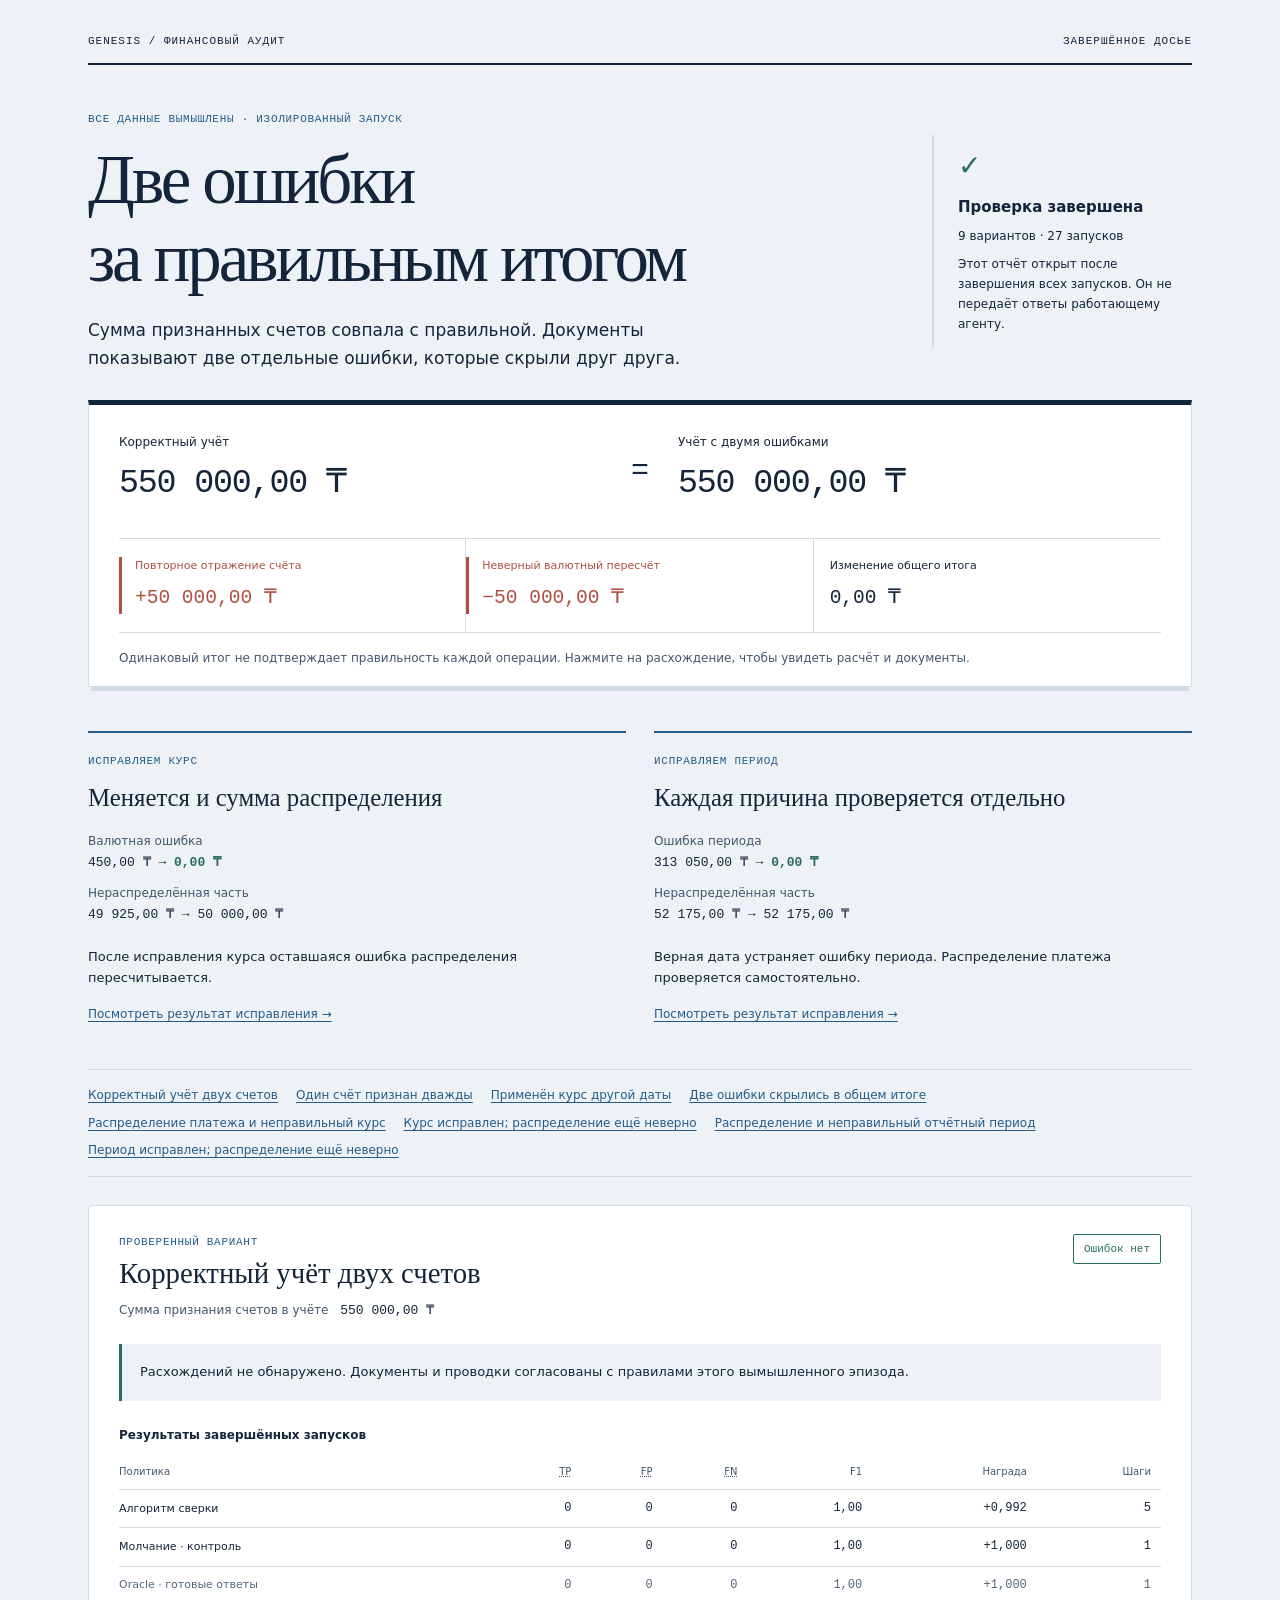
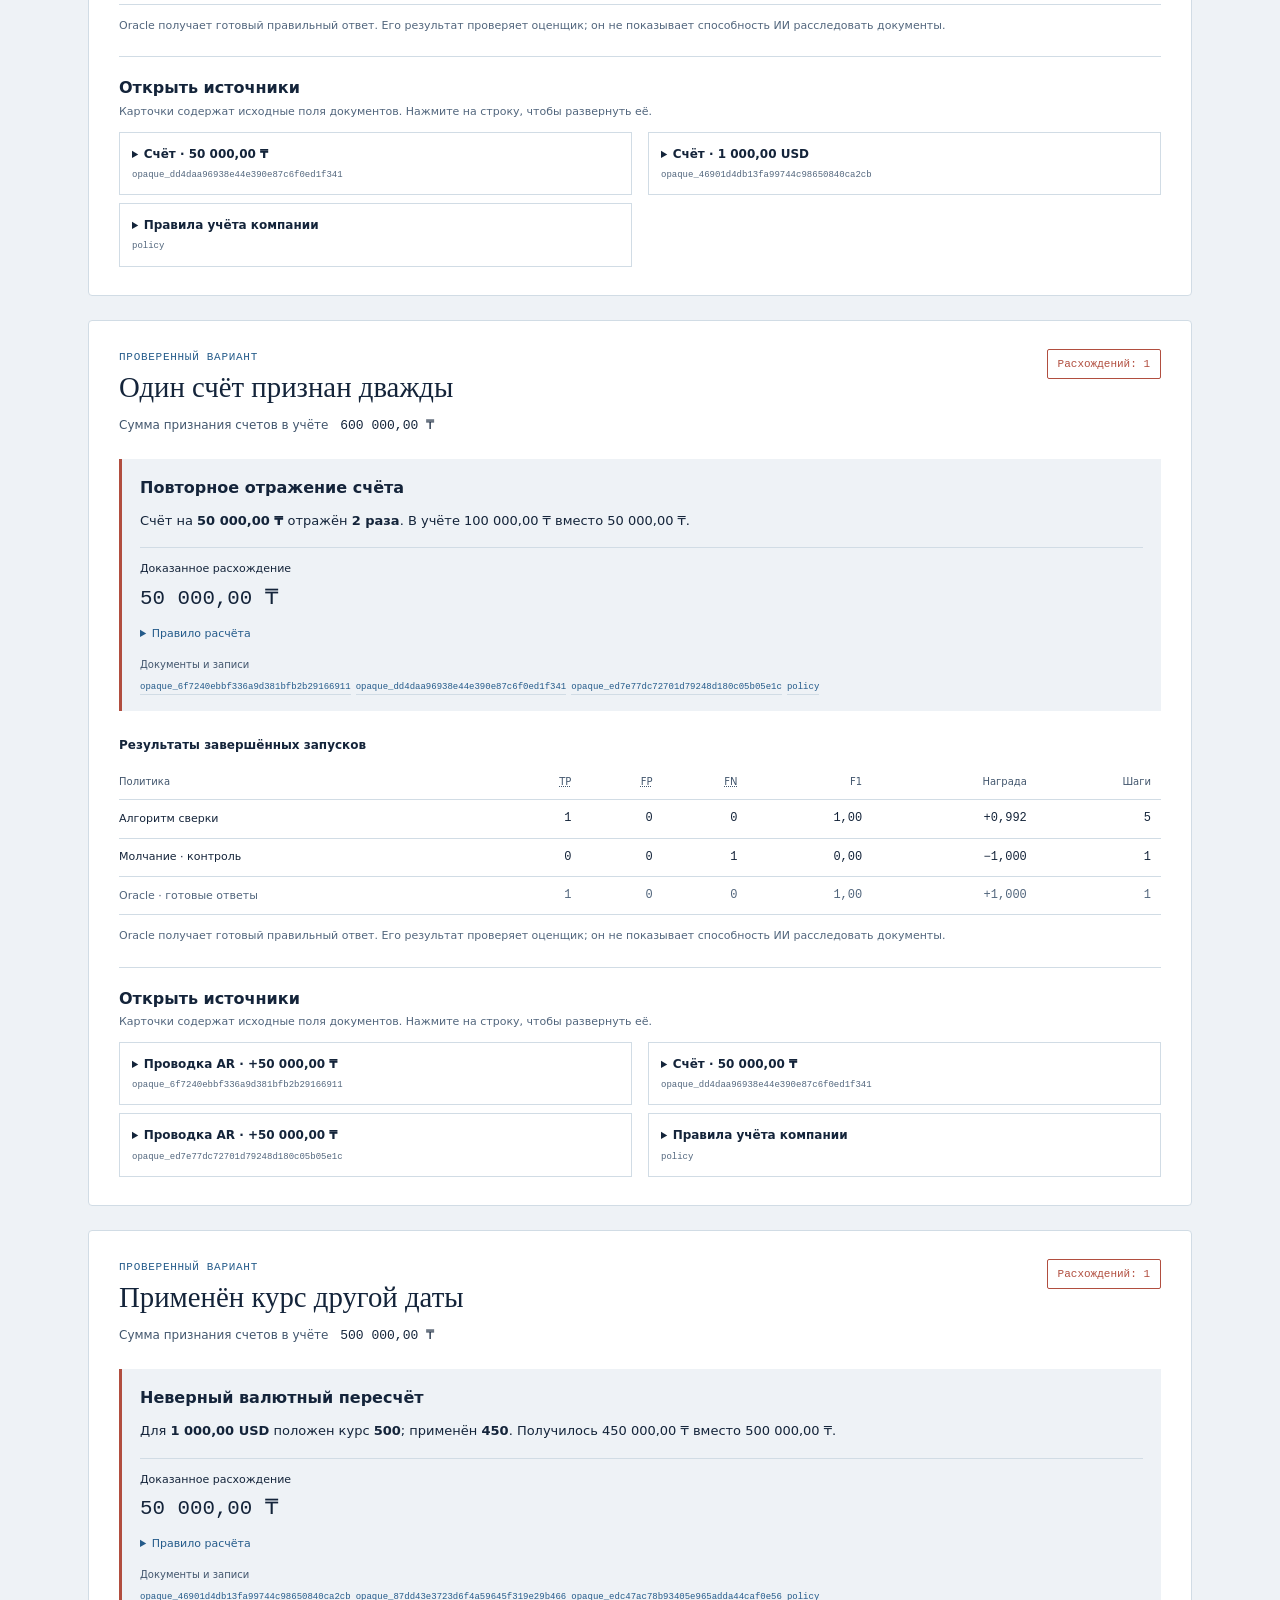
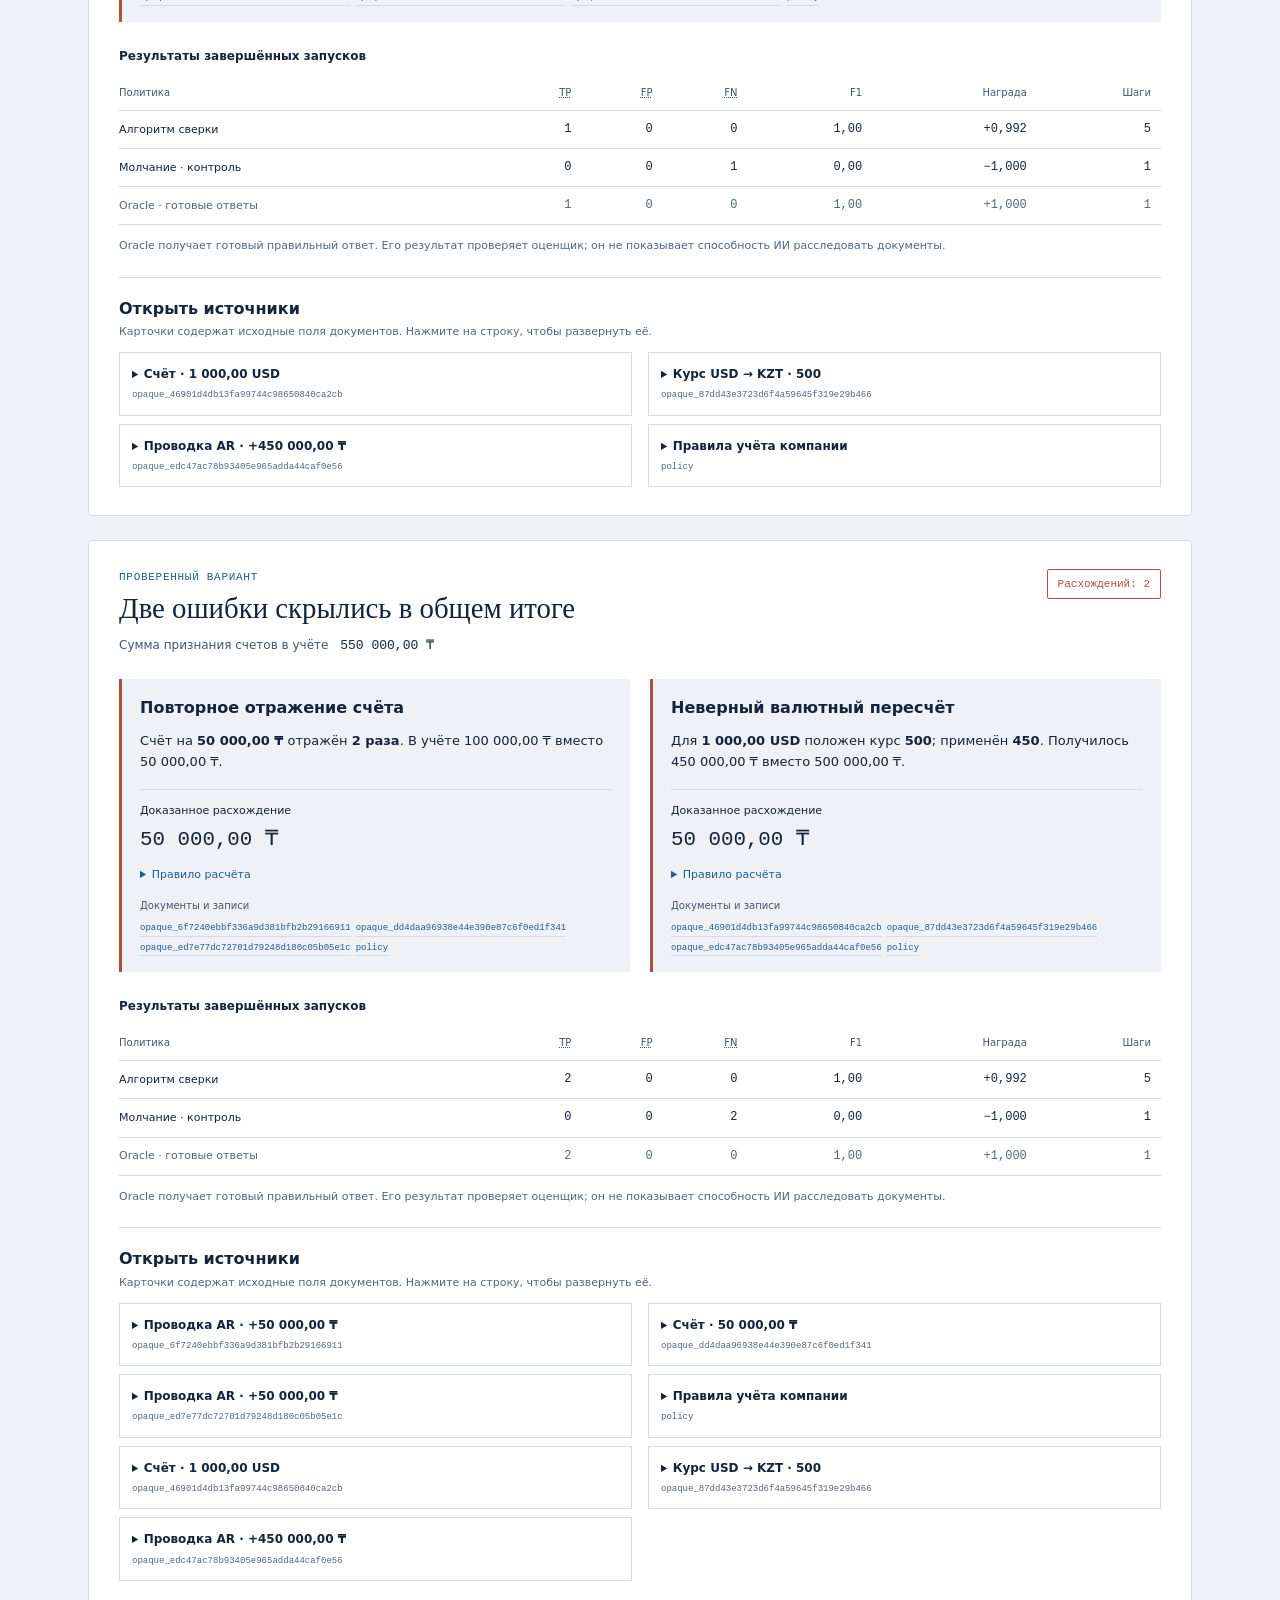
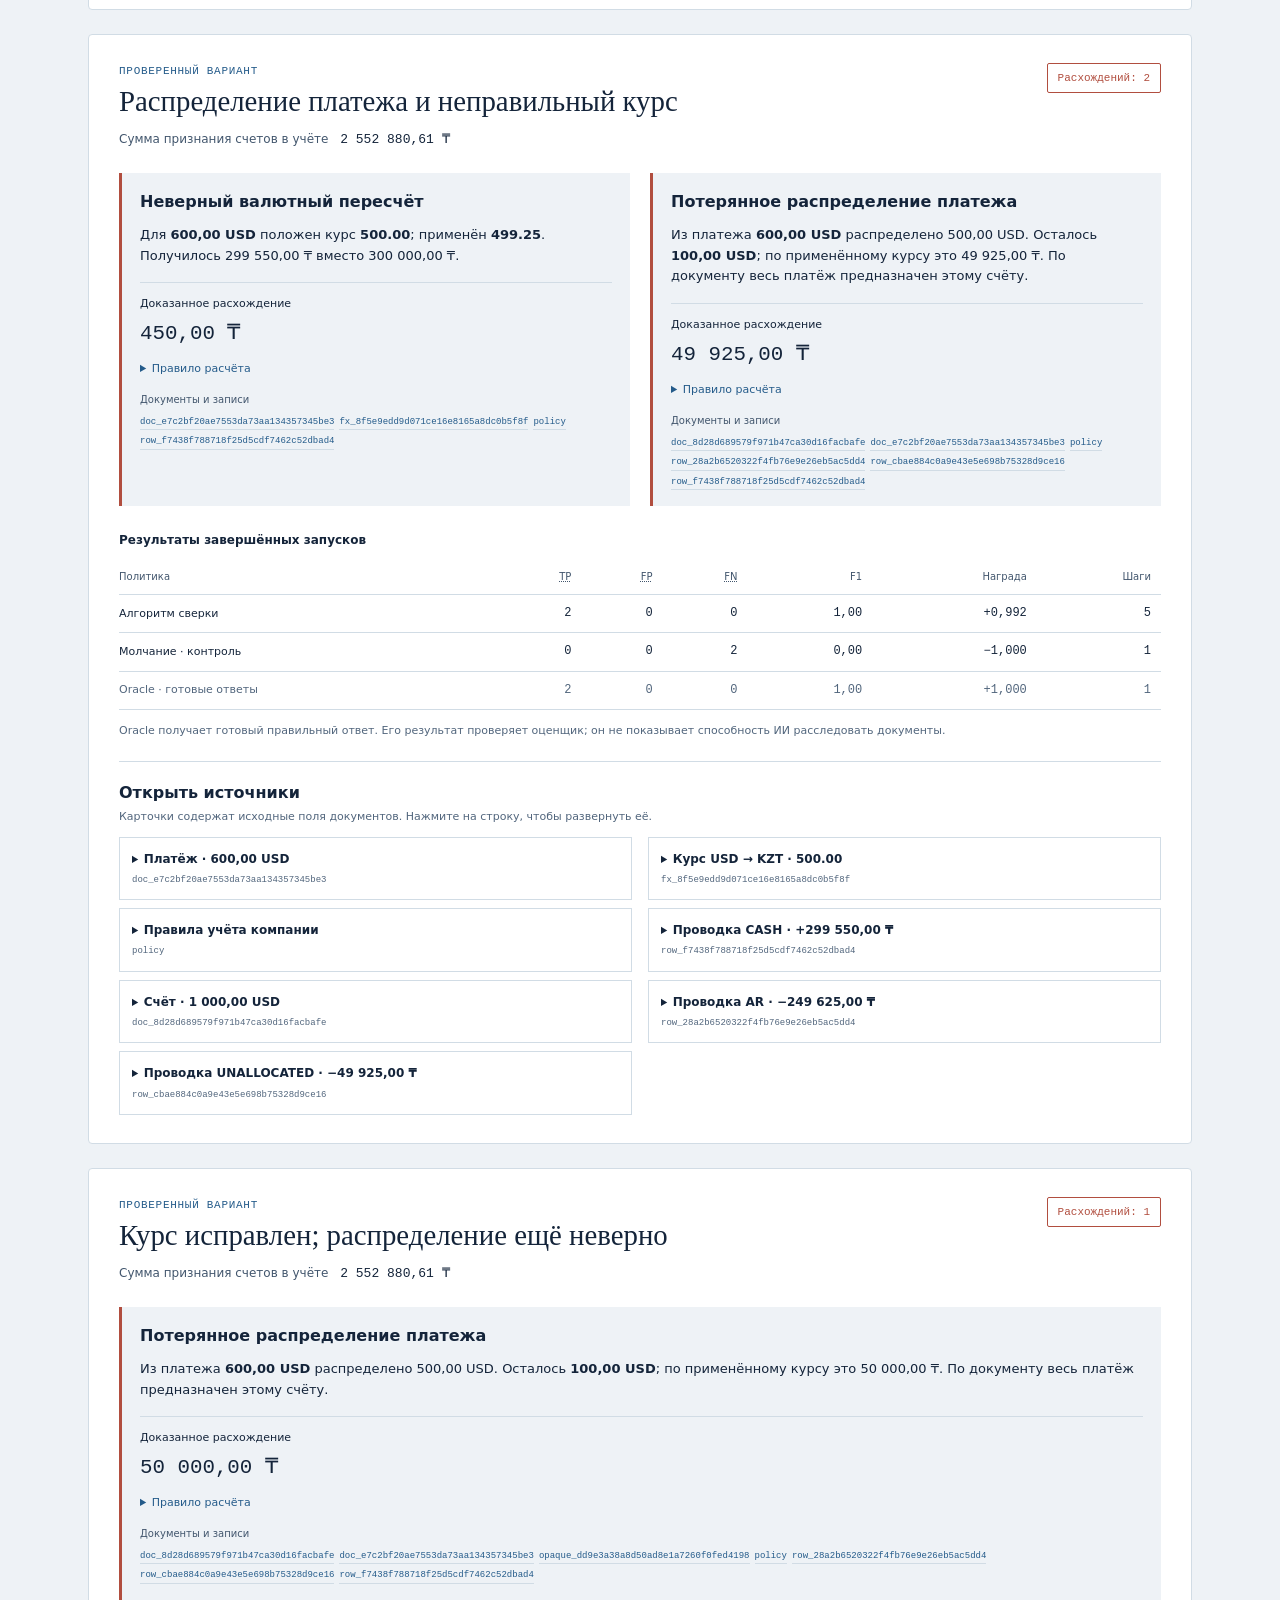
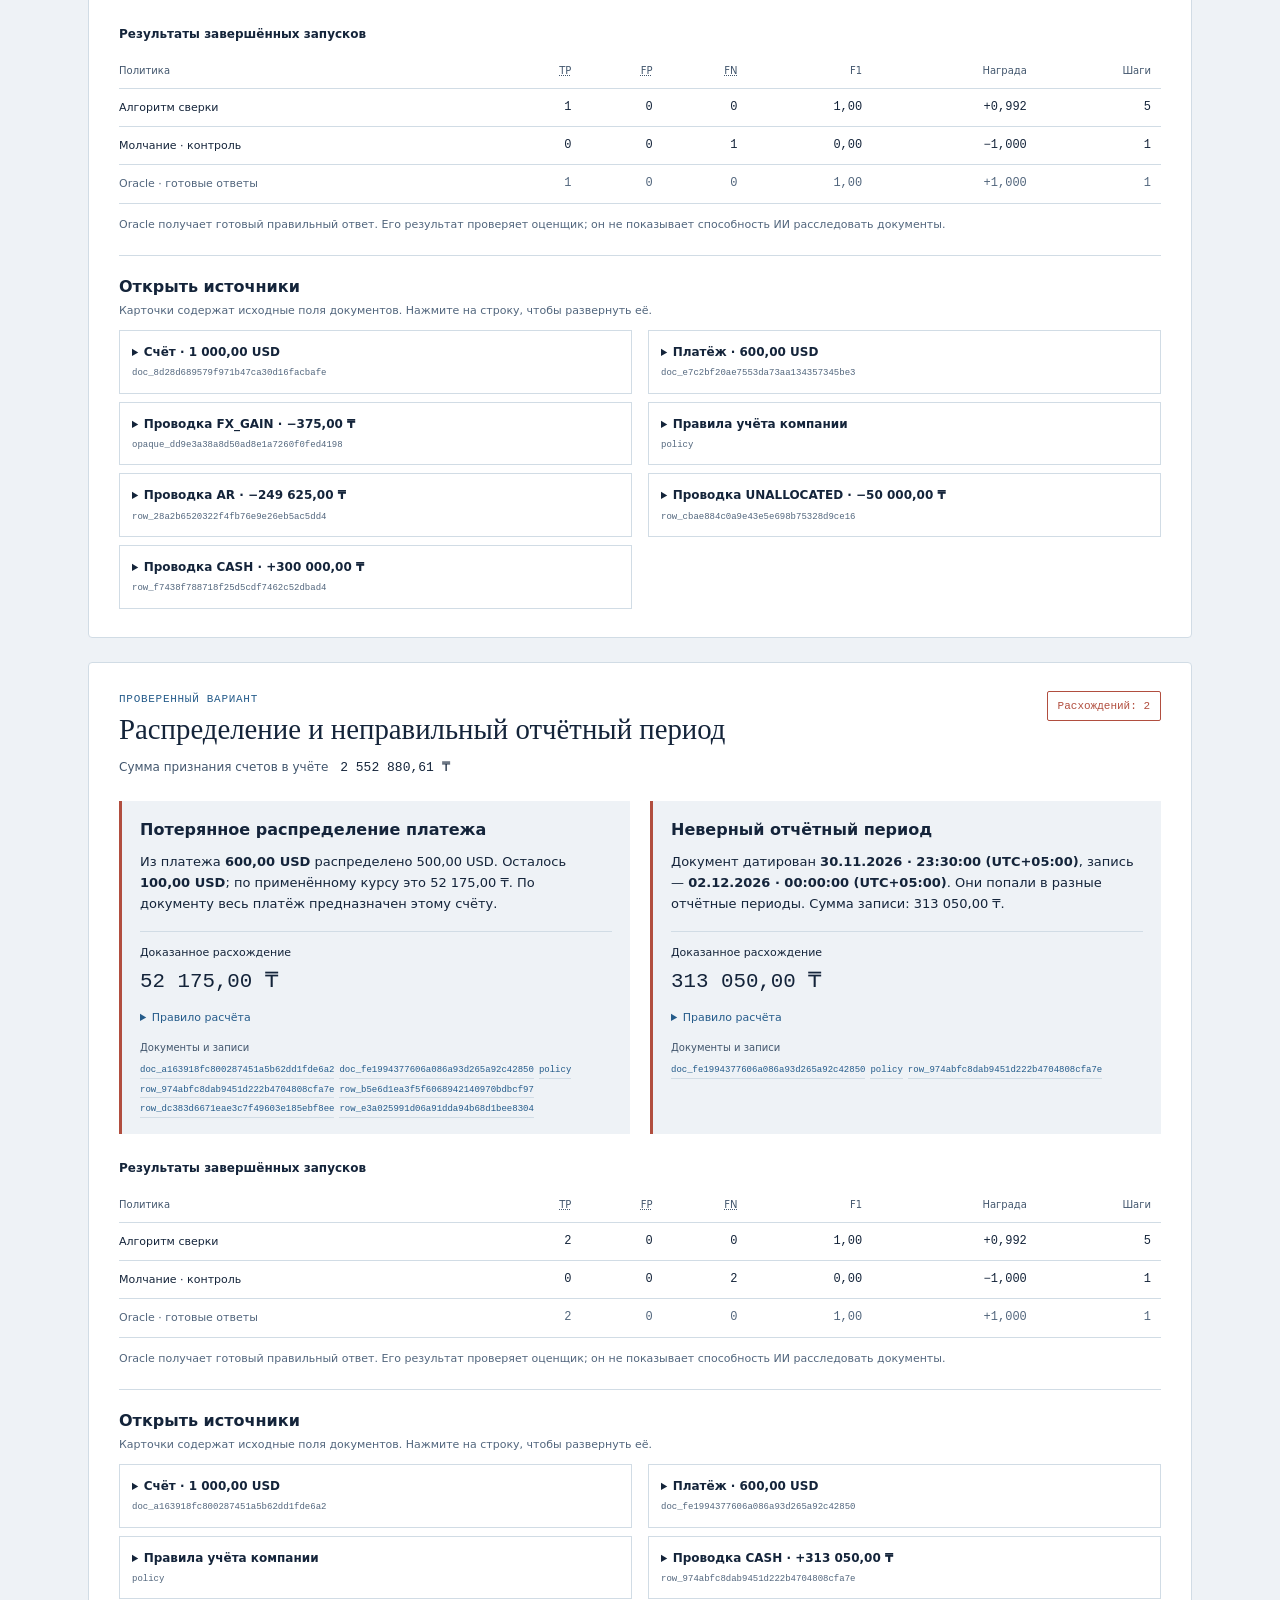
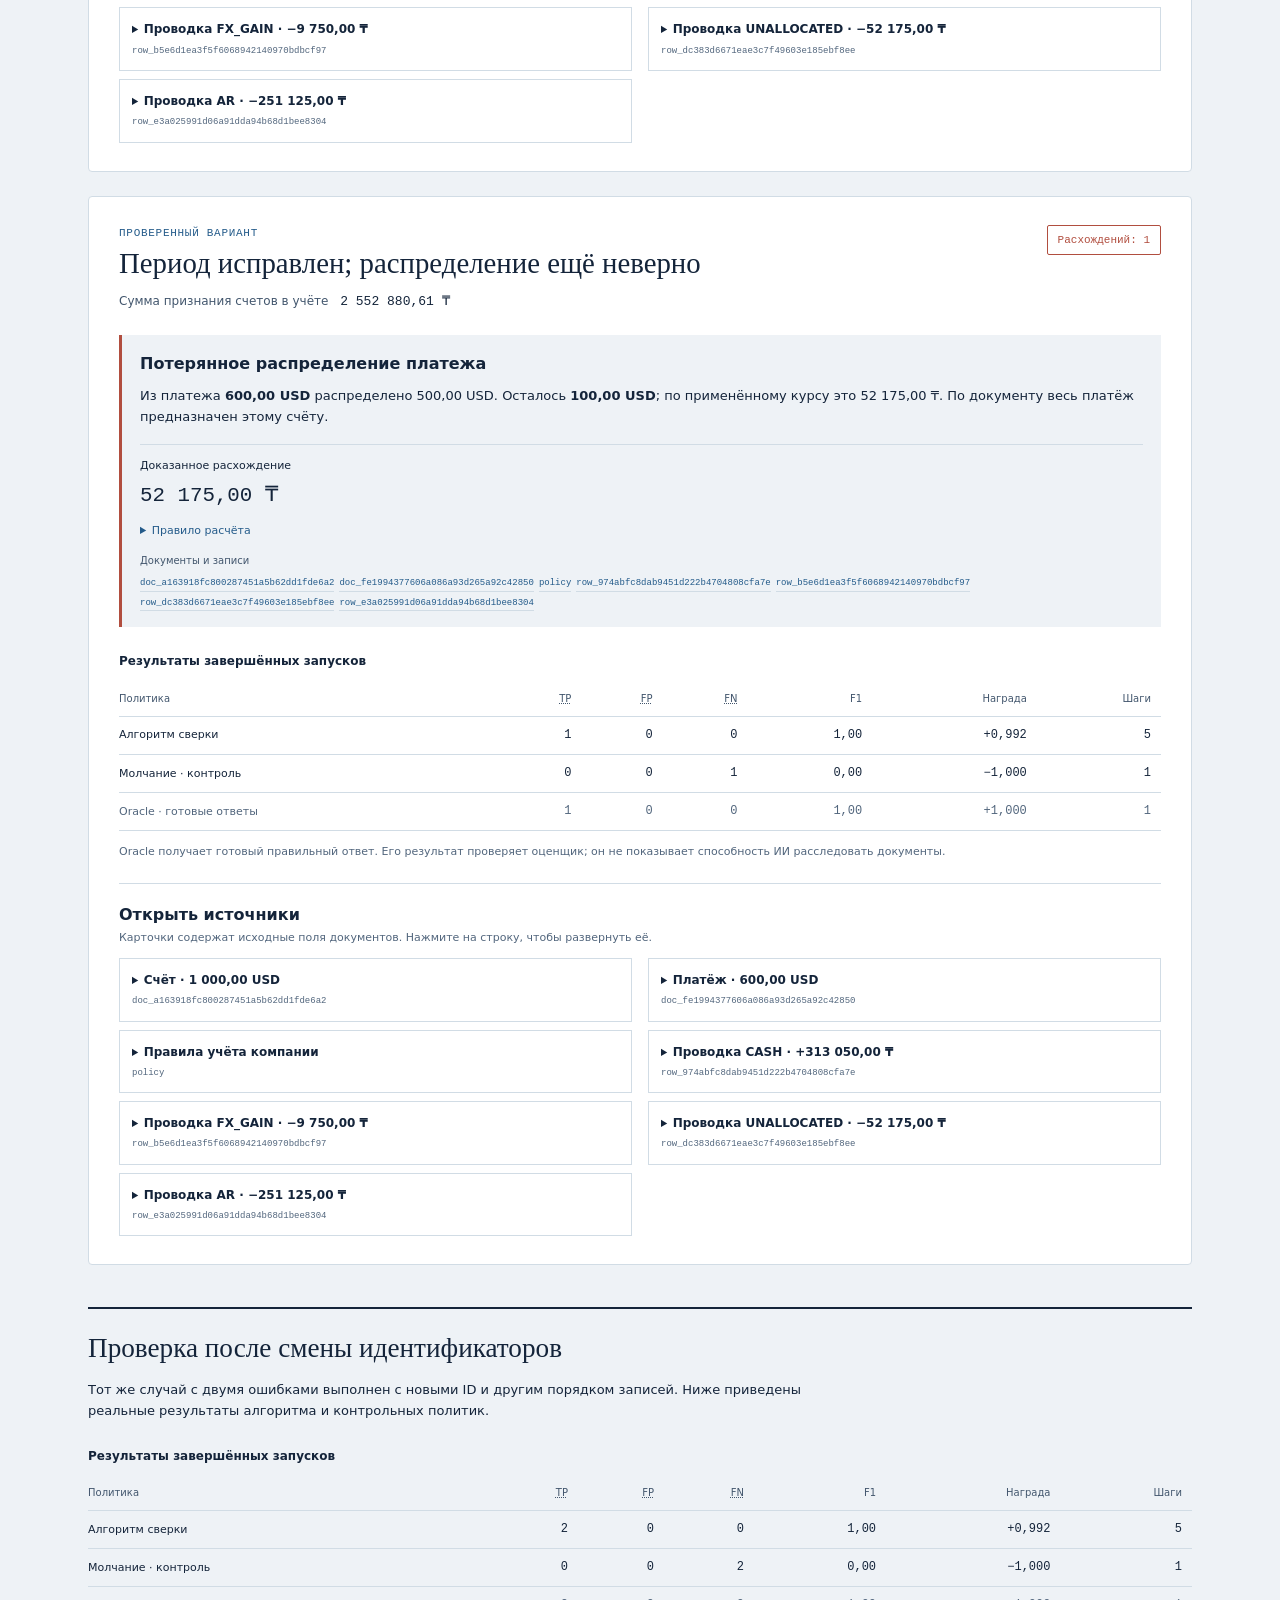
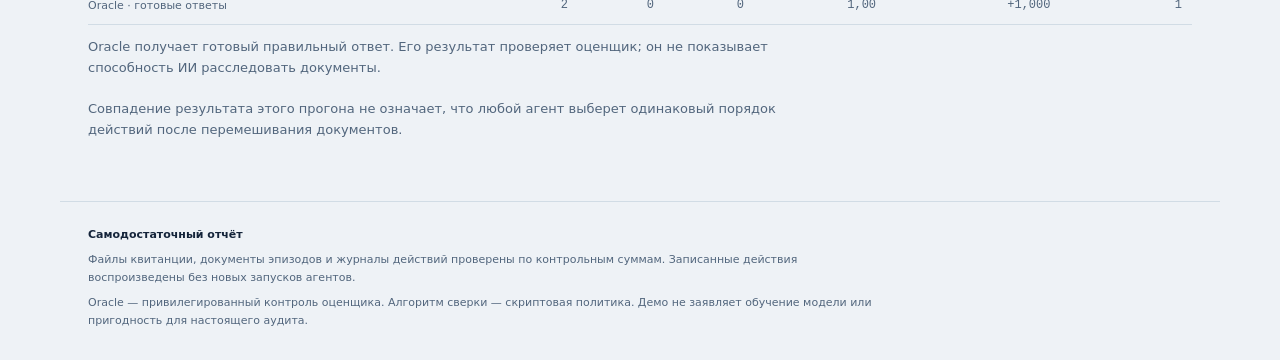
<file: docs/verification/stage4/showcase.html>
<!doctype html>
<html lang="ru"><head><meta charset="utf-8"><meta name="viewport" content="width=device-width,initial-scale=1"><meta http-equiv="Content-Security-Policy" content="default-src 'none'; style-src 'unsafe-inline'; script-src 'none'; img-src 'none'; base-uri 'none'; form-action 'none'"><title>Две ошибки за правильным итогом · Genesis</title><style>
:root{--paper:#EEF2F6;--ink:#14243A;--link:#245B8A;--error:#B14E3F;--fixed:#296C61;--line:#D1DCE5;--display:Georgia,'Times New Roman',serif;--body:system-ui,-apple-system,BlinkMacSystemFont,'Segoe UI',sans-serif;--mono:ui-monospace,SFMono-Regular,Menlo,Consolas,monospace}
*{box-sizing:border-box}html{scroll-padding-top:24px}body{margin:0;background:var(--paper);color:var(--ink);font-family:var(--body);font-size:15px;line-height:1.6}main{max-width:1160px;margin:0 auto;padding:34px 28px 0}a{color:var(--link);text-underline-offset:3px}a:hover{color:var(--ink)}a:focus-visible,summary:focus-visible{outline:3px solid var(--link);outline-offset:4px}h1,h2,h3,p{margin-top:0}h1,h2{font-family:var(--display);font-weight:400;line-height:1.13}h1{font-size:clamp(2.3rem,5.6vw,4.3rem);letter-spacing:-.045em;margin-bottom:20px}h2{font-size:1.7rem;margin-bottom:16px}h3{font-size:1rem;line-height:1.35}code,pre,td,strong[data-testid],.sum-grid strong,.effect strong,.net strong,.calculation-result strong{font-family:var(--mono);font-variant-numeric:tabular-nums}.masthead{display:flex;justify-content:space-between;gap:16px;border-bottom:2px solid var(--ink);padding-bottom:14px;font:11px/1.4 var(--mono);letter-spacing:.09em}.hero{display:grid;grid-template-columns:minmax(0,1fr)260px;gap:60px;padding:46px 0 28px}.eyebrow{font:11px/1.5 var(--mono);letter-spacing:.065em;text-transform:uppercase;color:var(--link);margin-bottom:14px}.lead{font-size:17px;max-width:640px;margin:0;line-height:1.6}.completion{align-self:center;border-left:2px solid var(--line);padding:14px 0 14px 24px;font-size:12px;line-height:1.65}.completion-mark{display:block;color:var(--fixed);font:28px var(--mono);margin-bottom:12px}.completion strong{display:block;font-size:15px}.completion p{margin:8px 0 0}.masking-panel{border:1px solid var(--line);background:#fff;border-top:5px solid var(--ink);padding:28px 30px 18px;margin-bottom:30px;box-shadow:0 7px 0 -3px var(--line)}.sum-grid{display:grid;grid-template-columns:minmax(0,1fr)40px minmax(0,1fr);align-items:center;gap:18px}.sum-grid span{display:block;font-size:12px;margin-bottom:5px}.sum-grid strong{display:block;font-size:clamp(1.2rem,2.6vw,2.1rem);font-weight:500;letter-spacing:-.035em}.sum-grid .equals{font:30px var(--mono);text-align:center;margin:0}.effects{display:grid;grid-template-columns:1fr 1fr 1fr;gap:0;margin-top:28px;border-top:1px solid var(--line);border-bottom:1px solid var(--line)}.effect,.net{padding:18px 16px;border-right:1px solid var(--line);min-width:0}.effect{color:var(--error);text-decoration:none;position:relative}.effect::before{content:'';position:absolute;left:0;top:18px;bottom:18px;width:3px;background:var(--error)}.effect span,.net span{display:block;font-size:11px;margin-bottom:8px}.effect strong,.net strong{font-size:1.22rem;font-weight:500}.net{border-right:0}.panel-note{margin:16px 0 0;font-size:12px;color:#42566D}.repairs{display:grid;grid-template-columns:1fr 1fr;gap:28px;margin:44px 0}.repairs article{border-top:2px solid var(--link);padding-top:20px;min-width:0}.repairs h2{font-size:1.55rem;max-width:440px}.repairs p:not(.eyebrow){font-size:13px}.repairs dl{margin:20px 0;font-size:12px}.repairs dt{color:#42566D;margin-top:10px}.repairs dd{margin:0;font:13px/1.8 var(--mono);font-variant-numeric:tabular-nums}.repairs a{font-size:12px}.fixed{color:var(--fixed);font-weight:700}.case-nav{display:flex;flex-wrap:wrap;gap:8px 18px;padding:16px 0;margin:12px 0 28px;border-top:1px solid var(--line);border-bottom:1px solid var(--line);font-size:12px}.case-card{background:#fff;border:1px solid var(--line);border-radius:4px;margin-bottom:24px;padding:28px 30px;min-width:0}.case-heading{display:flex;justify-content:space-between;align-items:flex-start;gap:24px}.case-heading .eyebrow{margin-bottom:6px}.case-heading h2{font-size:1.8rem;margin-bottom:12px}.status{font:11px var(--mono);padding:8px 10px;white-space:nowrap;border:1px solid currentColor;border-radius:2px}.good{color:var(--fixed)}.bad{color:var(--error)}.case-total{font-size:12px;color:#42566D;margin:0 0 24px}.case-total strong{display:inline-block;margin-left:8px;font:13px var(--mono);color:var(--ink)}.issues{display:grid;grid-template-columns:repeat(auto-fit,minmax(min(100%,310px),1fr));gap:20px}.issue{border-left:3px solid var(--error);background:var(--paper);padding:18px 18px 16px;min-width:0}.issue h3{margin-bottom:12px}.issue p{font-size:13px;overflow-wrap:anywhere}.calculation-result{border-top:1px solid var(--line);padding-top:12px;margin-top:16px}.calculation-result span{display:block;font-size:11px;margin-bottom:4px}.calculation-result strong{font-size:1.3rem;font-weight:500}.formula{font-size:11px;margin:10px 0}.formula summary{cursor:pointer;color:var(--link)}.formula code{display:block;padding:8px 0;overflow-wrap:anywhere;white-space:pre-wrap}.evidence{display:flex;flex-wrap:wrap;gap:5px;margin-top:14px}.evidence>span{width:100%;font-size:10px;color:#42566D;margin-bottom:3px}.evidence-link{font:9px/1.5 var(--mono);border-bottom:1px solid var(--line);text-decoration:none;overflow-wrap:anywhere;max-width:100%}.table-scroll{overflow-x:auto;margin-top:25px}table{width:100%;border-collapse:collapse;font-size:12px;text-align:right;font-variant-numeric:tabular-nums}caption{text-align:left;font-size:12px;font-weight:600;margin-bottom:10px}th,td{padding:9px 10px;border-bottom:1px solid var(--line);white-space:nowrap}th:first-child{text-align:left;padding-left:0}thead th{font-size:10px;font-weight:500;color:#42566D}tbody th{font-size:11px;font-weight:500}.policy-oracle{color:#52667D}.fineprint{font-size:11px;line-height:1.6;color:#52667D;margin:12px 0 20px}.clean-note{background:var(--paper);border-left:3px solid var(--fixed);padding:18px;font-size:13px}.source-heading{border-top:1px solid var(--line);padding-top:20px;margin-top:22px}.source-heading h3{margin-bottom:4px}.source-heading p{font-size:11px;color:#52667D}.sources{display:grid;grid-template-columns:1fr 1fr;gap:8px 16px}.source-card{border:1px solid var(--line);min-width:0;font-size:11px;align-self:start}.source-card summary{cursor:pointer;padding:12px;list-style-position:inside}.source-card summary span{font-size:12px;font-weight:600}.source-card summary code{display:block;padding-top:4px;color:#52667D;font-size:9px;overflow-wrap:anywhere}.source-card pre{font-size:10px;padding:12px;line-height:1.65;margin:0;background:var(--paper);white-space:pre-wrap;overflow-wrap:anywhere;border-top:1px solid var(--line)}.source-card:target,.issue:target{outline:3px solid var(--link);outline-offset:3px}.renaming{padding:24px 0 10px;margin-top:42px;border-top:2px solid var(--ink)}.renaming>p{font-size:13px;max-width:740px}footer{margin:30px -28px 0;padding:24px 28px 30px;border-top:1px solid var(--line);font-size:11px;color:#52667D}footer strong{color:var(--ink)}footer p{max-width:800px;margin:8px 0 0}
@media(max-width:760px){main{padding:20px 16px 0}.masthead{font-size:9px;flex-wrap:wrap;gap:8px}.hero{grid-template-columns:1fr;gap:22px;padding:30px 0 24px}.completion{border-left:0;border-top:1px solid var(--line);padding:15px 0 0}.completion-mark{display:inline-block;font-size:18px;margin:0 8px 0 0}.completion strong{display:inline}.completion p{max-width:500px}.hero h1 br{display:none}.masking-panel{padding:20px 18px 16px}.sum-grid{grid-template-columns:1fr;gap:8px}.sum-grid .equals{text-align:left;font-size:22px}.sum-grid strong{font-size:1.6rem}.effects{grid-template-columns:1fr}.effect,.net{padding:13px 12px;border-right:0;border-bottom:1px solid var(--line)}.net{border-bottom:0}.effect span,.net span{margin-bottom:3px}.effect strong,.net strong{font-size:1.1rem}.repairs{grid-template-columns:1fr;gap:26px;margin:32px 0}.case-card{padding:21px 17px}.case-heading{flex-direction:column;gap:0;margin-bottom:15px}.case-heading h2{font-size:1.6rem}.sources{grid-template-columns:1fr}.case-total strong{display:block;margin:4px 0 0}footer{margin-left:-16px;margin-right:-16px;padding-left:16px;padding-right:16px}.lead{font-size:15px}}
@media print{body{background:#fff;font-size:10pt}main{max-width:none;padding:0}.masthead{font-size:8pt}.hero{padding:20px 0;gap:20px}.hero h1{font-size:30pt}.completion{font-size:8pt}.masking-panel{box-shadow:none;break-inside:avoid}.repairs{break-inside:avoid;margin:25px 0}.case-nav{display:none}.case-card{break-before:auto;border-radius:0;padding:18px;margin-bottom:18px}.case-heading h2{font-size:19pt}.issue,.source-card,tr{break-inside:avoid}.evidence-link{font-size:7pt}.source-card pre{font-size:7pt}.source-card::details-content{content-visibility:visible;height:auto}.source-card:not([open])>pre{display:block!important}.formula{display:none}a{color:var(--ink);text-decoration:none}footer{margin:15px 0 0;padding:15px 0}.fineprint{font-size:8pt}}
</style></head>
<body><main><header class="masthead"><span>GENESIS / ФИНАНСОВЫЙ АУДИТ</span><span>ЗАВЕРШЁННОЕ ДОСЬЕ</span></header>
<section class="hero"><div class="hero-copy"><p class="eyebrow">Все данные вымышлены · Изолированный запуск</p><h1>Две ошибки<br>за правильным итогом</h1><p class="lead">Сумма признанных счетов совпала с правильной. Документы показывают две отдельные ошибки, которые скрыли друг друга.</p></div><div class="completion"><span class="completion-mark">✓</span><strong>Проверка завершена</strong><p>9 вариантов · 27 запусков</p><p>Этот отчёт открыт после завершения всех запусков. Он не передаёт ответы работающему агенту.</p></div></section>
<section class="masking-panel" aria-label="Ошибки, скрывшие друг друга"><div class="sum-grid"><div><span>Корректный учёт</span><strong data-testid="clean-total">550 000,00 ₸</strong></div><span class="equals" aria-label="равно">=</span><div><span>Учёт с двумя ошибками</span><strong data-testid="masked-total">550 000,00 ₸</strong></div></div><div class="effects"><a class="effect" href="#issue-masked_both-0"><span>Повторное отражение счёта</span><strong>+50 000,00 ₸</strong></a><a class="effect" href="#issue-masked_both-1"><span>Неверный валютный пересчёт</span><strong>−50 000,00 ₸</strong></a><div class="net"><span>Изменение общего итога</span><strong data-testid="net-effect">0,00 ₸</strong></div></div><p class="panel-note">Одинаковый итог не подтверждает правильность каждой операции. Нажмите на расхождение, чтобы увидеть расчёт и документы.</p></section>
<section class="repairs" aria-label="Исправление причин"><article><p class="eyebrow">Исправляем курс</p><h2>Меняется и сумма распределения</h2><dl><dt>Валютная ошибка</dt><dd>450,00 ₸ → <span class="fixed">0,00 ₸</span></dd><dt>Нераспределённая часть</dt><dd>49 925,00 ₸ → 50 000,00 ₸</dd></dl><p>После исправления курса оставшаяся ошибка распределения пересчитывается.</p><a href="#case-allocation_fx_repaired">Посмотреть результат исправления →</a></article><article><p class="eyebrow">Исправляем период</p><h2>Каждая причина проверяется отдельно</h2><dl><dt>Ошибка периода</dt><dd>313 050,00 ₸ → <span class="fixed">0,00 ₸</span></dd><dt>Нераспределённая часть</dt><dd>52 175,00 ₸ → 52 175,00 ₸</dd></dl><p>Верная дата устраняет ошибку периода. Распределение платежа проверяется самостоятельно.</p><a href="#case-allocation_cutoff_repaired">Посмотреть результат исправления →</a></article></section>
<nav class="case-nav" aria-label="Варианты проверки"><a href="#case-clean">Корректный учёт двух счетов</a><a href="#case-duplicate_only">Один счёт признан дважды</a><a href="#case-fx_only">Применён курс другой даты</a><a href="#case-masked_both">Две ошибки скрылись в общем итоге</a><a href="#case-allocation_fx">Распределение платежа и неправильный курс</a><a href="#case-allocation_fx_repaired">Курс исправлен; распределение ещё неверно</a><a href="#case-allocation_cutoff">Распределение и неправильный отчётный период</a><a href="#case-allocation_cutoff_repaired">Период исправлен; распределение ещё неверно</a></nav><section class="case-card" id="case-clean" data-case="clean"><header class="case-heading"><div><p class="eyebrow">Проверенный вариант</p><h2>Корректный учёт двух счетов</h2></div><span class="status good">Ошибок нет</span></header><p class="case-total">Сумма признания счетов в учёте <strong>550 000,00 ₸</strong></p><div class="issues"><div class="clean-note">Расхождений не обнаружено. Документы и проводки согласованы с правилами этого вымышленного эпизода.</div></div><div class="table-scroll"><table class="policy-results" data-testid="policy-results"><caption>Результаты завершённых запусков</caption><thead><tr><th>Политика</th><th><abbr title="Верные находки">TP</abbr></th><th><abbr title="Ложные обвинения">FP</abbr></th><th><abbr title="Пропущенные ошибки">FN</abbr></th><th>F1</th><th>Награда</th><th>Шаги</th></tr></thead><tbody><tr class="policy-simple"><th scope="row">Алгоритм сверки</th><td>0</td><td>0</td><td>0</td><td>1,00</td><td>+0,992</td><td>5</td></tr><tr class="policy-silent"><th scope="row">Молчание · контроль</th><td>0</td><td>0</td><td>0</td><td>1,00</td><td>+1,000</td><td>1</td></tr><tr class="policy-oracle"><th scope="row">Oracle · готовые ответы</th><td>0</td><td>0</td><td>0</td><td>1,00</td><td>+1,000</td><td>1</td></tr></tbody></table></div><p class="fineprint">Oracle получает готовый правильный ответ. Его результат проверяет оценщик; он не показывает способность ИИ расследовать документы.</p><div class="source-heading"><h3>Открыть источники</h3><p>Карточки содержат исходные поля документов. Нажмите на строку, чтобы развернуть её.</p></div><div class="sources"><details class="source-card" id="document-0-0"><summary><span>Счёт · 50 000,00 ₸</span><code>opaque_dd4daa96938e44e390e87c6f0ed1f341</code></summary><pre>{
  &quot;currency&quot;: &quot;KZT&quot;,
  &quot;doc_id&quot;: &quot;opaque_dd4daa96938e44e390e87c6f0ed1f341&quot;,
  &quot;due_at&quot;: &quot;2026-11-30T12:00:00+05:00&quot;,
  &quot;entity_id&quot;: &quot;opaque_f0cc5bcb92f94759418a3c5708b61cd9&quot;,
  &quot;invoice_id&quot;: &quot;opaque_ac4d042278308b5d3869a1859c9d2994&quot;,
  &quot;issued_at&quot;: &quot;2026-11-05T12:00:00+05:00&quot;,
  &quot;line_items&quot;: [
    {
      &quot;description&quot;: &quot;Документированная поставка&quot;,
      &quot;quantity&quot;: 1,
      &quot;total_minor&quot;: 5000000,
      &quot;unit_price_minor&quot;: 5000000
    }
  ],
  &quot;total_minor&quot;: 5000000
}</pre></details><details class="source-card" id="document-0-1"><summary><span>Счёт · 1 000,00 USD</span><code>opaque_46901d4db13fa99744c98650840ca2cb</code></summary><pre>{
  &quot;currency&quot;: &quot;USD&quot;,
  &quot;doc_id&quot;: &quot;opaque_46901d4db13fa99744c98650840ca2cb&quot;,
  &quot;due_at&quot;: &quot;2026-11-30T12:00:00+05:00&quot;,
  &quot;entity_id&quot;: &quot;opaque_8994ba992416d9324f8e27b2b232fd81&quot;,
  &quot;invoice_id&quot;: &quot;opaque_c9c57569b156816c64ffcbb679789ba4&quot;,
  &quot;issued_at&quot;: &quot;2026-11-05T12:00:00+05:00&quot;,
  &quot;line_items&quot;: [
    {
      &quot;description&quot;: &quot;Документированная поставка&quot;,
      &quot;quantity&quot;: 1,
      &quot;total_minor&quot;: 100000,
      &quot;unit_price_minor&quot;: 100000
    }
  ],
  &quot;total_minor&quot;: 100000
}</pre></details><details class="source-card" id="document-0-2"><summary><span>Правила учёта компании</span><code>policy</code></summary><pre>{
  &quot;accounting_model&quot;: &quot;receivables_multi_v2&quot;,
  &quot;accounts&quot;: {
    &quot;cash&quot;: &quot;CASH&quot;,
    &quot;fx_gain&quot;: &quot;FX_GAIN&quot;,
    &quot;fx_loss&quot;: &quot;FX_LOSS&quot;,
    &quot;receivable&quot;: &quot;AR&quot;,
    &quot;revenue&quot;: &quot;REVENUE&quot;,
    &quot;unallocated&quot;: &quot;UNALLOCATED&quot;
  },
  &quot;allocation_rule&quot;: &quot;atomic_full_designation&quot;,
  &quot;amount_currency&quot;: &quot;base_currency&quot;,
  &quot;amount_rules&quot;: {
    &quot;duplicate_invoice&quot;: &quot;excess_gross_recognition_in_base_minor_units&quot;,
    &quot;fx_conversion&quot;: &quot;absolute_primary_valuation_difference_in_base_minor_units&quot;,
    &quot;payment_allocation&quot;: &quot;excess_unallocated_receipt_credit_in_observed_valuation&quot;,
    &quot;period_cutoff&quot;: &quot;absolute_primary_amount_in_base_minor_units&quot;
  },
  &quot;amount_tolerance_minor&quot;: 0,
  &quot;canonical_rules&quot;: {
    &quot;duplicate_invoice&quot;: &quot;all_receivable_debit_recognition_row_ids_including_original&quot;,
    &quot;fx_conversion&quot;: &quot;primary_ledger_row_id&quot;,
    &quot;payment_allocation&quot;: &quot;payment_id_and_invoice_id&quot;,
    &quot;period_cutoff&quot;: &quot;primary_ledger_row_id&quot;
  },
  &quot;carrying_rule&quot;: &quot;correct_invoice_source_date_rate&quot;,
  &quot;fx_balance_rule&quot;: &quot;cash_minus_carrying_minus_unallocated&quot;,
  &quot;fx_date_rule&quot;: &quot;source_document_date_in_company_timezone&quot;,
  &quot;fx_rate_convention&quot;: &quot;target_major_per_source_major&quot;,
  &quot;invoice_recognition&quot;: &quot;issued_at&quot;,
  &quot;payment_recognition&quot;: &quot;timestamp&quot;,
  &quot;period_bounds&quot;: &quot;[start,end)&quot;,
  &quot;receipt_lifecycle&quot;: &quot;one_atomic_journal_no_later_clearing&quot;,
  &quot;refund_rule&quot;: &quot;native_credit_note_full_designation&quot;,
  &quot;rounding&quot;: &quot;ROUND_HALF_EVEN&quot;,
  &quot;schema_version&quot;: &quot;0.2.0&quot;,
  &quot;source_amount_rule&quot;: &quot;whole_document_amount_per_journal&quot;,
  &quot;unknown_payment_designation&quot;: &quot;do_not_infer_an_invoice_from_entity_date_or_amount&quot;
}</pre></details></div></section><section class="case-card" id="case-duplicate_only" data-case="duplicate_only"><header class="case-heading"><div><p class="eyebrow">Проверенный вариант</p><h2>Один счёт признан дважды</h2></div><span class="status bad">Расхождений: 1</span></header><p class="case-total">Сумма признания счетов в учёте <strong>600 000,00 ₸</strong></p><div class="issues"><article class="issue" id="issue-duplicate_only-0"><h3>Повторное отражение счёта</h3><p>Счёт на <strong>50 000,00 ₸</strong> отражён <strong>2 раза</strong>. В учёте 100 000,00 ₸ вместо 50 000,00 ₸.</p><div class="calculation-result"><span>Доказанное расхождение</span><strong>50 000,00 ₸</strong></div><details class="formula"><summary>Правило расчёта</summary><code>Σ recognition − one documented recognition</code></details><div class="evidence"><span>Документы и записи</span><a href="#document-1-0" class="evidence-link">opaque_6f7240ebbf336a9d381bfb2b29166911</a><a href="#document-1-1" class="evidence-link">opaque_dd4daa96938e44e390e87c6f0ed1f341</a><a href="#document-1-2" class="evidence-link">opaque_ed7e77dc72701d79248d180c05b05e1c</a><a href="#document-1-3" class="evidence-link">policy</a></div></article></div><div class="table-scroll"><table class="policy-results" data-testid="policy-results"><caption>Результаты завершённых запусков</caption><thead><tr><th>Политика</th><th><abbr title="Верные находки">TP</abbr></th><th><abbr title="Ложные обвинения">FP</abbr></th><th><abbr title="Пропущенные ошибки">FN</abbr></th><th>F1</th><th>Награда</th><th>Шаги</th></tr></thead><tbody><tr class="policy-simple"><th scope="row">Алгоритм сверки</th><td>1</td><td>0</td><td>0</td><td>1,00</td><td>+0,992</td><td>5</td></tr><tr class="policy-silent"><th scope="row">Молчание · контроль</th><td>0</td><td>0</td><td>1</td><td>0,00</td><td>−1,000</td><td>1</td></tr><tr class="policy-oracle"><th scope="row">Oracle · готовые ответы</th><td>1</td><td>0</td><td>0</td><td>1,00</td><td>+1,000</td><td>1</td></tr></tbody></table></div><p class="fineprint">Oracle получает готовый правильный ответ. Его результат проверяет оценщик; он не показывает способность ИИ расследовать документы.</p><div class="source-heading"><h3>Открыть источники</h3><p>Карточки содержат исходные поля документов. Нажмите на строку, чтобы развернуть её.</p></div><div class="sources"><details class="source-card" id="document-1-0"><summary><span>Проводка AR · +50 000,00 ₸</span><code>opaque_6f7240ebbf336a9d381bfb2b29166911</code></summary><pre>{
  &quot;account&quot;: &quot;AR&quot;,
  &quot;allocated_minor&quot;: null,
  &quot;applied_fx_date&quot;: &quot;2026-11-05&quot;,
  &quot;applied_fx_rate&quot;: &quot;1&quot;,
  &quot;credit_minor&quot;: 0,
  &quot;currency&quot;: &quot;KZT&quot;,
  &quot;debit_minor&quot;: 5000000,
  &quot;entity_id&quot;: &quot;opaque_f0cc5bcb92f94759418a3c5708b61cd9&quot;,
  &quot;invoice_id&quot;: &quot;opaque_ac4d042278308b5d3869a1859c9d2994&quot;,
  &quot;journal_id&quot;: &quot;opaque_d935e400f69d0a074fbbd283ce68bff3&quot;,
  &quot;payment_id&quot;: null,
  &quot;row_id&quot;: &quot;opaque_6f7240ebbf336a9d381bfb2b29166911&quot;,
  &quot;source_amount_minor&quot;: 5000000,
  &quot;source_currency&quot;: &quot;KZT&quot;,
  &quot;timestamp&quot;: &quot;2026-11-05T12:00:00+05:00&quot;
}</pre></details><details class="source-card" id="document-1-1"><summary><span>Счёт · 50 000,00 ₸</span><code>opaque_dd4daa96938e44e390e87c6f0ed1f341</code></summary><pre>{
  &quot;currency&quot;: &quot;KZT&quot;,
  &quot;doc_id&quot;: &quot;opaque_dd4daa96938e44e390e87c6f0ed1f341&quot;,
  &quot;due_at&quot;: &quot;2026-11-30T12:00:00+05:00&quot;,
  &quot;entity_id&quot;: &quot;opaque_f0cc5bcb92f94759418a3c5708b61cd9&quot;,
  &quot;invoice_id&quot;: &quot;opaque_ac4d042278308b5d3869a1859c9d2994&quot;,
  &quot;issued_at&quot;: &quot;2026-11-05T12:00:00+05:00&quot;,
  &quot;line_items&quot;: [
    {
      &quot;description&quot;: &quot;Документированная поставка&quot;,
      &quot;quantity&quot;: 1,
      &quot;total_minor&quot;: 5000000,
      &quot;unit_price_minor&quot;: 5000000
    }
  ],
  &quot;total_minor&quot;: 5000000
}</pre></details><details class="source-card" id="document-1-2"><summary><span>Проводка AR · +50 000,00 ₸</span><code>opaque_ed7e77dc72701d79248d180c05b05e1c</code></summary><pre>{
  &quot;account&quot;: &quot;AR&quot;,
  &quot;allocated_minor&quot;: null,
  &quot;applied_fx_date&quot;: &quot;2026-11-05&quot;,
  &quot;applied_fx_rate&quot;: &quot;1&quot;,
  &quot;credit_minor&quot;: 0,
  &quot;currency&quot;: &quot;KZT&quot;,
  &quot;debit_minor&quot;: 5000000,
  &quot;entity_id&quot;: &quot;opaque_f0cc5bcb92f94759418a3c5708b61cd9&quot;,
  &quot;invoice_id&quot;: &quot;opaque_ac4d042278308b5d3869a1859c9d2994&quot;,
  &quot;journal_id&quot;: &quot;opaque_6323891a73c52191d9cbb257dbd99a29&quot;,
  &quot;payment_id&quot;: null,
  &quot;row_id&quot;: &quot;opaque_ed7e77dc72701d79248d180c05b05e1c&quot;,
  &quot;source_amount_minor&quot;: 5000000,
  &quot;source_currency&quot;: &quot;KZT&quot;,
  &quot;timestamp&quot;: &quot;2026-11-05T12:00:00+05:00&quot;
}</pre></details><details class="source-card" id="document-1-3"><summary><span>Правила учёта компании</span><code>policy</code></summary><pre>{
  &quot;accounting_model&quot;: &quot;receivables_multi_v2&quot;,
  &quot;accounts&quot;: {
    &quot;cash&quot;: &quot;CASH&quot;,
    &quot;fx_gain&quot;: &quot;FX_GAIN&quot;,
    &quot;fx_loss&quot;: &quot;FX_LOSS&quot;,
    &quot;receivable&quot;: &quot;AR&quot;,
    &quot;revenue&quot;: &quot;REVENUE&quot;,
    &quot;unallocated&quot;: &quot;UNALLOCATED&quot;
  },
  &quot;allocation_rule&quot;: &quot;atomic_full_designation&quot;,
  &quot;amount_currency&quot;: &quot;base_currency&quot;,
  &quot;amount_rules&quot;: {
    &quot;duplicate_invoice&quot;: &quot;excess_gross_recognition_in_base_minor_units&quot;,
    &quot;fx_conversion&quot;: &quot;absolute_primary_valuation_difference_in_base_minor_units&quot;,
    &quot;payment_allocation&quot;: &quot;excess_unallocated_receipt_credit_in_observed_valuation&quot;,
    &quot;period_cutoff&quot;: &quot;absolute_primary_amount_in_base_minor_units&quot;
  },
  &quot;amount_tolerance_minor&quot;: 0,
  &quot;canonical_rules&quot;: {
    &quot;duplicate_invoice&quot;: &quot;all_receivable_debit_recognition_row_ids_including_original&quot;,
    &quot;fx_conversion&quot;: &quot;primary_ledger_row_id&quot;,
    &quot;payment_allocation&quot;: &quot;payment_id_and_invoice_id&quot;,
    &quot;period_cutoff&quot;: &quot;primary_ledger_row_id&quot;
  },
  &quot;carrying_rule&quot;: &quot;correct_invoice_source_date_rate&quot;,
  &quot;fx_balance_rule&quot;: &quot;cash_minus_carrying_minus_unallocated&quot;,
  &quot;fx_date_rule&quot;: &quot;source_document_date_in_company_timezone&quot;,
  &quot;fx_rate_convention&quot;: &quot;target_major_per_source_major&quot;,
  &quot;invoice_recognition&quot;: &quot;issued_at&quot;,
  &quot;payment_recognition&quot;: &quot;timestamp&quot;,
  &quot;period_bounds&quot;: &quot;[start,end)&quot;,
  &quot;receipt_lifecycle&quot;: &quot;one_atomic_journal_no_later_clearing&quot;,
  &quot;refund_rule&quot;: &quot;native_credit_note_full_designation&quot;,
  &quot;rounding&quot;: &quot;ROUND_HALF_EVEN&quot;,
  &quot;schema_version&quot;: &quot;0.2.0&quot;,
  &quot;source_amount_rule&quot;: &quot;whole_document_amount_per_journal&quot;,
  &quot;unknown_payment_designation&quot;: &quot;do_not_infer_an_invoice_from_entity_date_or_amount&quot;
}</pre></details></div></section><section class="case-card" id="case-fx_only" data-case="fx_only"><header class="case-heading"><div><p class="eyebrow">Проверенный вариант</p><h2>Применён курс другой даты</h2></div><span class="status bad">Расхождений: 1</span></header><p class="case-total">Сумма признания счетов в учёте <strong>500 000,00 ₸</strong></p><div class="issues"><article class="issue" id="issue-fx_only-0"><h3>Неверный валютный пересчёт</h3><p>Для <strong>1 000,00 USD</strong> положен курс <strong>500</strong>; применён <strong>450</strong>. Получилось 450 000,00 ₸ вместо 500 000,00 ₸.</p><div class="calculation-result"><span>Доказанное расхождение</span><strong>50 000,00 ₸</strong></div><details class="formula"><summary>Правило расчёта</summary><code>|observed_base − convert(source, policy FX)|</code></details><div class="evidence"><span>Документы и записи</span><a href="#document-2-0" class="evidence-link">opaque_46901d4db13fa99744c98650840ca2cb</a><a href="#document-2-1" class="evidence-link">opaque_87dd43e3723d6f4a59645f319e29b466</a><a href="#document-2-2" class="evidence-link">opaque_edc47ac78b93405e965adda44caf0e56</a><a href="#document-2-3" class="evidence-link">policy</a></div></article></div><div class="table-scroll"><table class="policy-results" data-testid="policy-results"><caption>Результаты завершённых запусков</caption><thead><tr><th>Политика</th><th><abbr title="Верные находки">TP</abbr></th><th><abbr title="Ложные обвинения">FP</abbr></th><th><abbr title="Пропущенные ошибки">FN</abbr></th><th>F1</th><th>Награда</th><th>Шаги</th></tr></thead><tbody><tr class="policy-simple"><th scope="row">Алгоритм сверки</th><td>1</td><td>0</td><td>0</td><td>1,00</td><td>+0,992</td><td>5</td></tr><tr class="policy-silent"><th scope="row">Молчание · контроль</th><td>0</td><td>0</td><td>1</td><td>0,00</td><td>−1,000</td><td>1</td></tr><tr class="policy-oracle"><th scope="row">Oracle · готовые ответы</th><td>1</td><td>0</td><td>0</td><td>1,00</td><td>+1,000</td><td>1</td></tr></tbody></table></div><p class="fineprint">Oracle получает готовый правильный ответ. Его результат проверяет оценщик; он не показывает способность ИИ расследовать документы.</p><div class="source-heading"><h3>Открыть источники</h3><p>Карточки содержат исходные поля документов. Нажмите на строку, чтобы развернуть её.</p></div><div class="sources"><details class="source-card" id="document-2-0"><summary><span>Счёт · 1 000,00 USD</span><code>opaque_46901d4db13fa99744c98650840ca2cb</code></summary><pre>{
  &quot;currency&quot;: &quot;USD&quot;,
  &quot;doc_id&quot;: &quot;opaque_46901d4db13fa99744c98650840ca2cb&quot;,
  &quot;due_at&quot;: &quot;2026-11-30T12:00:00+05:00&quot;,
  &quot;entity_id&quot;: &quot;opaque_8994ba992416d9324f8e27b2b232fd81&quot;,
  &quot;invoice_id&quot;: &quot;opaque_c9c57569b156816c64ffcbb679789ba4&quot;,
  &quot;issued_at&quot;: &quot;2026-11-05T12:00:00+05:00&quot;,
  &quot;line_items&quot;: [
    {
      &quot;description&quot;: &quot;Документированная поставка&quot;,
      &quot;quantity&quot;: 1,
      &quot;total_minor&quot;: 100000,
      &quot;unit_price_minor&quot;: 100000
    }
  ],
  &quot;total_minor&quot;: 100000
}</pre></details><details class="source-card" id="document-2-1"><summary><span>Курс USD → KZT · 500</span><code>opaque_87dd43e3723d6f4a59645f319e29b466</code></summary><pre>{
  &quot;date&quot;: &quot;2026-11-05&quot;,
  &quot;rate&quot;: &quot;500&quot;,
  &quot;record_id&quot;: &quot;opaque_87dd43e3723d6f4a59645f319e29b466&quot;,
  &quot;source_currency&quot;: &quot;USD&quot;,
  &quot;target_currency&quot;: &quot;KZT&quot;
}</pre></details><details class="source-card" id="document-2-2"><summary><span>Проводка AR · +450 000,00 ₸</span><code>opaque_edc47ac78b93405e965adda44caf0e56</code></summary><pre>{
  &quot;account&quot;: &quot;AR&quot;,
  &quot;allocated_minor&quot;: null,
  &quot;applied_fx_date&quot;: &quot;2026-11-04&quot;,
  &quot;applied_fx_rate&quot;: &quot;450&quot;,
  &quot;credit_minor&quot;: 0,
  &quot;currency&quot;: &quot;KZT&quot;,
  &quot;debit_minor&quot;: 45000000,
  &quot;entity_id&quot;: &quot;opaque_8994ba992416d9324f8e27b2b232fd81&quot;,
  &quot;invoice_id&quot;: &quot;opaque_c9c57569b156816c64ffcbb679789ba4&quot;,
  &quot;journal_id&quot;: &quot;opaque_f4ddbdee348d160fde22f0efa688c9ea&quot;,
  &quot;payment_id&quot;: null,
  &quot;row_id&quot;: &quot;opaque_edc47ac78b93405e965adda44caf0e56&quot;,
  &quot;source_amount_minor&quot;: 100000,
  &quot;source_currency&quot;: &quot;USD&quot;,
  &quot;timestamp&quot;: &quot;2026-11-05T12:00:00+05:00&quot;
}</pre></details><details class="source-card" id="document-2-3"><summary><span>Правила учёта компании</span><code>policy</code></summary><pre>{
  &quot;accounting_model&quot;: &quot;receivables_multi_v2&quot;,
  &quot;accounts&quot;: {
    &quot;cash&quot;: &quot;CASH&quot;,
    &quot;fx_gain&quot;: &quot;FX_GAIN&quot;,
    &quot;fx_loss&quot;: &quot;FX_LOSS&quot;,
    &quot;receivable&quot;: &quot;AR&quot;,
    &quot;revenue&quot;: &quot;REVENUE&quot;,
    &quot;unallocated&quot;: &quot;UNALLOCATED&quot;
  },
  &quot;allocation_rule&quot;: &quot;atomic_full_designation&quot;,
  &quot;amount_currency&quot;: &quot;base_currency&quot;,
  &quot;amount_rules&quot;: {
    &quot;duplicate_invoice&quot;: &quot;excess_gross_recognition_in_base_minor_units&quot;,
    &quot;fx_conversion&quot;: &quot;absolute_primary_valuation_difference_in_base_minor_units&quot;,
    &quot;payment_allocation&quot;: &quot;excess_unallocated_receipt_credit_in_observed_valuation&quot;,
    &quot;period_cutoff&quot;: &quot;absolute_primary_amount_in_base_minor_units&quot;
  },
  &quot;amount_tolerance_minor&quot;: 0,
  &quot;canonical_rules&quot;: {
    &quot;duplicate_invoice&quot;: &quot;all_receivable_debit_recognition_row_ids_including_original&quot;,
    &quot;fx_conversion&quot;: &quot;primary_ledger_row_id&quot;,
    &quot;payment_allocation&quot;: &quot;payment_id_and_invoice_id&quot;,
    &quot;period_cutoff&quot;: &quot;primary_ledger_row_id&quot;
  },
  &quot;carrying_rule&quot;: &quot;correct_invoice_source_date_rate&quot;,
  &quot;fx_balance_rule&quot;: &quot;cash_minus_carrying_minus_unallocated&quot;,
  &quot;fx_date_rule&quot;: &quot;source_document_date_in_company_timezone&quot;,
  &quot;fx_rate_convention&quot;: &quot;target_major_per_source_major&quot;,
  &quot;invoice_recognition&quot;: &quot;issued_at&quot;,
  &quot;payment_recognition&quot;: &quot;timestamp&quot;,
  &quot;period_bounds&quot;: &quot;[start,end)&quot;,
  &quot;receipt_lifecycle&quot;: &quot;one_atomic_journal_no_later_clearing&quot;,
  &quot;refund_rule&quot;: &quot;native_credit_note_full_designation&quot;,
  &quot;rounding&quot;: &quot;ROUND_HALF_EVEN&quot;,
  &quot;schema_version&quot;: &quot;0.2.0&quot;,
  &quot;source_amount_rule&quot;: &quot;whole_document_amount_per_journal&quot;,
  &quot;unknown_payment_designation&quot;: &quot;do_not_infer_an_invoice_from_entity_date_or_amount&quot;
}</pre></details></div></section><section class="case-card" id="case-masked_both" data-case="masked_both"><header class="case-heading"><div><p class="eyebrow">Проверенный вариант</p><h2>Две ошибки скрылись в общем итоге</h2></div><span class="status bad">Расхождений: 2</span></header><p class="case-total">Сумма признания счетов в учёте <strong>550 000,00 ₸</strong></p><div class="issues"><article class="issue" id="issue-masked_both-0"><h3>Повторное отражение счёта</h3><p>Счёт на <strong>50 000,00 ₸</strong> отражён <strong>2 раза</strong>. В учёте 100 000,00 ₸ вместо 50 000,00 ₸.</p><div class="calculation-result"><span>Доказанное расхождение</span><strong>50 000,00 ₸</strong></div><details class="formula"><summary>Правило расчёта</summary><code>Σ recognition − one documented recognition</code></details><div class="evidence"><span>Документы и записи</span><a href="#document-3-0" class="evidence-link">opaque_6f7240ebbf336a9d381bfb2b29166911</a><a href="#document-3-1" class="evidence-link">opaque_dd4daa96938e44e390e87c6f0ed1f341</a><a href="#document-3-2" class="evidence-link">opaque_ed7e77dc72701d79248d180c05b05e1c</a><a href="#document-3-3" class="evidence-link">policy</a></div></article><article class="issue" id="issue-masked_both-1"><h3>Неверный валютный пересчёт</h3><p>Для <strong>1 000,00 USD</strong> положен курс <strong>500</strong>; применён <strong>450</strong>. Получилось 450 000,00 ₸ вместо 500 000,00 ₸.</p><div class="calculation-result"><span>Доказанное расхождение</span><strong>50 000,00 ₸</strong></div><details class="formula"><summary>Правило расчёта</summary><code>|observed_base − convert(source, policy FX)|</code></details><div class="evidence"><span>Документы и записи</span><a href="#document-3-4" class="evidence-link">opaque_46901d4db13fa99744c98650840ca2cb</a><a href="#document-3-5" class="evidence-link">opaque_87dd43e3723d6f4a59645f319e29b466</a><a href="#document-3-6" class="evidence-link">opaque_edc47ac78b93405e965adda44caf0e56</a><a href="#document-3-3" class="evidence-link">policy</a></div></article></div><div class="table-scroll"><table class="policy-results" data-testid="policy-results"><caption>Результаты завершённых запусков</caption><thead><tr><th>Политика</th><th><abbr title="Верные находки">TP</abbr></th><th><abbr title="Ложные обвинения">FP</abbr></th><th><abbr title="Пропущенные ошибки">FN</abbr></th><th>F1</th><th>Награда</th><th>Шаги</th></tr></thead><tbody><tr class="policy-simple"><th scope="row">Алгоритм сверки</th><td>2</td><td>0</td><td>0</td><td>1,00</td><td>+0,992</td><td>5</td></tr><tr class="policy-silent"><th scope="row">Молчание · контроль</th><td>0</td><td>0</td><td>2</td><td>0,00</td><td>−1,000</td><td>1</td></tr><tr class="policy-oracle"><th scope="row">Oracle · готовые ответы</th><td>2</td><td>0</td><td>0</td><td>1,00</td><td>+1,000</td><td>1</td></tr></tbody></table></div><p class="fineprint">Oracle получает готовый правильный ответ. Его результат проверяет оценщик; он не показывает способность ИИ расследовать документы.</p><div class="source-heading"><h3>Открыть источники</h3><p>Карточки содержат исходные поля документов. Нажмите на строку, чтобы развернуть её.</p></div><div class="sources"><details class="source-card" id="document-3-0"><summary><span>Проводка AR · +50 000,00 ₸</span><code>opaque_6f7240ebbf336a9d381bfb2b29166911</code></summary><pre>{
  &quot;account&quot;: &quot;AR&quot;,
  &quot;allocated_minor&quot;: null,
  &quot;applied_fx_date&quot;: &quot;2026-11-05&quot;,
  &quot;applied_fx_rate&quot;: &quot;1&quot;,
  &quot;credit_minor&quot;: 0,
  &quot;currency&quot;: &quot;KZT&quot;,
  &quot;debit_minor&quot;: 5000000,
  &quot;entity_id&quot;: &quot;opaque_f0cc5bcb92f94759418a3c5708b61cd9&quot;,
  &quot;invoice_id&quot;: &quot;opaque_ac4d042278308b5d3869a1859c9d2994&quot;,
  &quot;journal_id&quot;: &quot;opaque_d935e400f69d0a074fbbd283ce68bff3&quot;,
  &quot;payment_id&quot;: null,
  &quot;row_id&quot;: &quot;opaque_6f7240ebbf336a9d381bfb2b29166911&quot;,
  &quot;source_amount_minor&quot;: 5000000,
  &quot;source_currency&quot;: &quot;KZT&quot;,
  &quot;timestamp&quot;: &quot;2026-11-05T12:00:00+05:00&quot;
}</pre></details><details class="source-card" id="document-3-1"><summary><span>Счёт · 50 000,00 ₸</span><code>opaque_dd4daa96938e44e390e87c6f0ed1f341</code></summary><pre>{
  &quot;currency&quot;: &quot;KZT&quot;,
  &quot;doc_id&quot;: &quot;opaque_dd4daa96938e44e390e87c6f0ed1f341&quot;,
  &quot;due_at&quot;: &quot;2026-11-30T12:00:00+05:00&quot;,
  &quot;entity_id&quot;: &quot;opaque_f0cc5bcb92f94759418a3c5708b61cd9&quot;,
  &quot;invoice_id&quot;: &quot;opaque_ac4d042278308b5d3869a1859c9d2994&quot;,
  &quot;issued_at&quot;: &quot;2026-11-05T12:00:00+05:00&quot;,
  &quot;line_items&quot;: [
    {
      &quot;description&quot;: &quot;Документированная поставка&quot;,
      &quot;quantity&quot;: 1,
      &quot;total_minor&quot;: 5000000,
      &quot;unit_price_minor&quot;: 5000000
    }
  ],
  &quot;total_minor&quot;: 5000000
}</pre></details><details class="source-card" id="document-3-2"><summary><span>Проводка AR · +50 000,00 ₸</span><code>opaque_ed7e77dc72701d79248d180c05b05e1c</code></summary><pre>{
  &quot;account&quot;: &quot;AR&quot;,
  &quot;allocated_minor&quot;: null,
  &quot;applied_fx_date&quot;: &quot;2026-11-05&quot;,
  &quot;applied_fx_rate&quot;: &quot;1&quot;,
  &quot;credit_minor&quot;: 0,
  &quot;currency&quot;: &quot;KZT&quot;,
  &quot;debit_minor&quot;: 5000000,
  &quot;entity_id&quot;: &quot;opaque_f0cc5bcb92f94759418a3c5708b61cd9&quot;,
  &quot;invoice_id&quot;: &quot;opaque_ac4d042278308b5d3869a1859c9d2994&quot;,
  &quot;journal_id&quot;: &quot;opaque_6323891a73c52191d9cbb257dbd99a29&quot;,
  &quot;payment_id&quot;: null,
  &quot;row_id&quot;: &quot;opaque_ed7e77dc72701d79248d180c05b05e1c&quot;,
  &quot;source_amount_minor&quot;: 5000000,
  &quot;source_currency&quot;: &quot;KZT&quot;,
  &quot;timestamp&quot;: &quot;2026-11-05T12:00:00+05:00&quot;
}</pre></details><details class="source-card" id="document-3-3"><summary><span>Правила учёта компании</span><code>policy</code></summary><pre>{
  &quot;accounting_model&quot;: &quot;receivables_multi_v2&quot;,
  &quot;accounts&quot;: {
    &quot;cash&quot;: &quot;CASH&quot;,
    &quot;fx_gain&quot;: &quot;FX_GAIN&quot;,
    &quot;fx_loss&quot;: &quot;FX_LOSS&quot;,
    &quot;receivable&quot;: &quot;AR&quot;,
    &quot;revenue&quot;: &quot;REVENUE&quot;,
    &quot;unallocated&quot;: &quot;UNALLOCATED&quot;
  },
  &quot;allocation_rule&quot;: &quot;atomic_full_designation&quot;,
  &quot;amount_currency&quot;: &quot;base_currency&quot;,
  &quot;amount_rules&quot;: {
    &quot;duplicate_invoice&quot;: &quot;excess_gross_recognition_in_base_minor_units&quot;,
    &quot;fx_conversion&quot;: &quot;absolute_primary_valuation_difference_in_base_minor_units&quot;,
    &quot;payment_allocation&quot;: &quot;excess_unallocated_receipt_credit_in_observed_valuation&quot;,
    &quot;period_cutoff&quot;: &quot;absolute_primary_amount_in_base_minor_units&quot;
  },
  &quot;amount_tolerance_minor&quot;: 0,
  &quot;canonical_rules&quot;: {
    &quot;duplicate_invoice&quot;: &quot;all_receivable_debit_recognition_row_ids_including_original&quot;,
    &quot;fx_conversion&quot;: &quot;primary_ledger_row_id&quot;,
    &quot;payment_allocation&quot;: &quot;payment_id_and_invoice_id&quot;,
    &quot;period_cutoff&quot;: &quot;primary_ledger_row_id&quot;
  },
  &quot;carrying_rule&quot;: &quot;correct_invoice_source_date_rate&quot;,
  &quot;fx_balance_rule&quot;: &quot;cash_minus_carrying_minus_unallocated&quot;,
  &quot;fx_date_rule&quot;: &quot;source_document_date_in_company_timezone&quot;,
  &quot;fx_rate_convention&quot;: &quot;target_major_per_source_major&quot;,
  &quot;invoice_recognition&quot;: &quot;issued_at&quot;,
  &quot;payment_recognition&quot;: &quot;timestamp&quot;,
  &quot;period_bounds&quot;: &quot;[start,end)&quot;,
  &quot;receipt_lifecycle&quot;: &quot;one_atomic_journal_no_later_clearing&quot;,
  &quot;refund_rule&quot;: &quot;native_credit_note_full_designation&quot;,
  &quot;rounding&quot;: &quot;ROUND_HALF_EVEN&quot;,
  &quot;schema_version&quot;: &quot;0.2.0&quot;,
  &quot;source_amount_rule&quot;: &quot;whole_document_amount_per_journal&quot;,
  &quot;unknown_payment_designation&quot;: &quot;do_not_infer_an_invoice_from_entity_date_or_amount&quot;
}</pre></details><details class="source-card" id="document-3-4"><summary><span>Счёт · 1 000,00 USD</span><code>opaque_46901d4db13fa99744c98650840ca2cb</code></summary><pre>{
  &quot;currency&quot;: &quot;USD&quot;,
  &quot;doc_id&quot;: &quot;opaque_46901d4db13fa99744c98650840ca2cb&quot;,
  &quot;due_at&quot;: &quot;2026-11-30T12:00:00+05:00&quot;,
  &quot;entity_id&quot;: &quot;opaque_8994ba992416d9324f8e27b2b232fd81&quot;,
  &quot;invoice_id&quot;: &quot;opaque_c9c57569b156816c64ffcbb679789ba4&quot;,
  &quot;issued_at&quot;: &quot;2026-11-05T12:00:00+05:00&quot;,
  &quot;line_items&quot;: [
    {
      &quot;description&quot;: &quot;Документированная поставка&quot;,
      &quot;quantity&quot;: 1,
      &quot;total_minor&quot;: 100000,
      &quot;unit_price_minor&quot;: 100000
    }
  ],
  &quot;total_minor&quot;: 100000
}</pre></details><details class="source-card" id="document-3-5"><summary><span>Курс USD → KZT · 500</span><code>opaque_87dd43e3723d6f4a59645f319e29b466</code></summary><pre>{
  &quot;date&quot;: &quot;2026-11-05&quot;,
  &quot;rate&quot;: &quot;500&quot;,
  &quot;record_id&quot;: &quot;opaque_87dd43e3723d6f4a59645f319e29b466&quot;,
  &quot;source_currency&quot;: &quot;USD&quot;,
  &quot;target_currency&quot;: &quot;KZT&quot;
}</pre></details><details class="source-card" id="document-3-6"><summary><span>Проводка AR · +450 000,00 ₸</span><code>opaque_edc47ac78b93405e965adda44caf0e56</code></summary><pre>{
  &quot;account&quot;: &quot;AR&quot;,
  &quot;allocated_minor&quot;: null,
  &quot;applied_fx_date&quot;: &quot;2026-11-04&quot;,
  &quot;applied_fx_rate&quot;: &quot;450&quot;,
  &quot;credit_minor&quot;: 0,
  &quot;currency&quot;: &quot;KZT&quot;,
  &quot;debit_minor&quot;: 45000000,
  &quot;entity_id&quot;: &quot;opaque_8994ba992416d9324f8e27b2b232fd81&quot;,
  &quot;invoice_id&quot;: &quot;opaque_c9c57569b156816c64ffcbb679789ba4&quot;,
  &quot;journal_id&quot;: &quot;opaque_f4ddbdee348d160fde22f0efa688c9ea&quot;,
  &quot;payment_id&quot;: null,
  &quot;row_id&quot;: &quot;opaque_edc47ac78b93405e965adda44caf0e56&quot;,
  &quot;source_amount_minor&quot;: 100000,
  &quot;source_currency&quot;: &quot;USD&quot;,
  &quot;timestamp&quot;: &quot;2026-11-05T12:00:00+05:00&quot;
}</pre></details></div></section><section class="case-card" id="case-allocation_fx" data-case="allocation_fx"><header class="case-heading"><div><p class="eyebrow">Проверенный вариант</p><h2>Распределение платежа и неправильный курс</h2></div><span class="status bad">Расхождений: 2</span></header><p class="case-total">Сумма признания счетов в учёте <strong>2 552 880,61 ₸</strong></p><div class="issues"><article class="issue" id="issue-allocation_fx-0"><h3>Неверный валютный пересчёт</h3><p>Для <strong>600,00 USD</strong> положен курс <strong>500.00</strong>; применён <strong>499.25</strong>. Получилось 299 550,00 ₸ вместо 300 000,00 ₸.</p><div class="calculation-result"><span>Доказанное расхождение</span><strong>450,00 ₸</strong></div><details class="formula"><summary>Правило расчёта</summary><code>|observed_base − convert(source, policy FX)|</code></details><div class="evidence"><span>Документы и записи</span><a href="#document-4-0" class="evidence-link">doc_e7c2bf20ae7553da73aa134357345be3</a><a href="#document-4-1" class="evidence-link">fx_8f5e9edd9d071ce16e8165a8dc0b5f8f</a><a href="#document-4-2" class="evidence-link">policy</a><a href="#document-4-3" class="evidence-link">row_f7438f788718f25d5cdf7462c52dbad4</a></div></article><article class="issue" id="issue-allocation_fx-1"><h3>Потерянное распределение платежа</h3><p>Из платежа <strong>600,00 USD</strong> распределено 500,00 USD. Осталось <strong>100,00 USD</strong>; по применённому курсу это 49 925,00 ₸. По документу весь платёж предназначен этому счёту.</p><div class="calculation-result"><span>Доказанное расхождение</span><strong>49 925,00 ₸</strong></div><details class="formula"><summary>Правило расчёта</summary><code>convert(source_amount − allocated_source, observed FX)</code></details><div class="evidence"><span>Документы и записи</span><a href="#document-4-4" class="evidence-link">doc_8d28d689579f971b47ca30d16facbafe</a><a href="#document-4-0" class="evidence-link">doc_e7c2bf20ae7553da73aa134357345be3</a><a href="#document-4-2" class="evidence-link">policy</a><a href="#document-4-5" class="evidence-link">row_28a2b6520322f4fb76e9e26eb5ac5dd4</a><a href="#document-4-6" class="evidence-link">row_cbae884c0a9e43e5e698b75328d9ce16</a><a href="#document-4-3" class="evidence-link">row_f7438f788718f25d5cdf7462c52dbad4</a></div></article></div><div class="table-scroll"><table class="policy-results" data-testid="policy-results"><caption>Результаты завершённых запусков</caption><thead><tr><th>Политика</th><th><abbr title="Верные находки">TP</abbr></th><th><abbr title="Ложные обвинения">FP</abbr></th><th><abbr title="Пропущенные ошибки">FN</abbr></th><th>F1</th><th>Награда</th><th>Шаги</th></tr></thead><tbody><tr class="policy-simple"><th scope="row">Алгоритм сверки</th><td>2</td><td>0</td><td>0</td><td>1,00</td><td>+0,992</td><td>5</td></tr><tr class="policy-silent"><th scope="row">Молчание · контроль</th><td>0</td><td>0</td><td>2</td><td>0,00</td><td>−1,000</td><td>1</td></tr><tr class="policy-oracle"><th scope="row">Oracle · готовые ответы</th><td>2</td><td>0</td><td>0</td><td>1,00</td><td>+1,000</td><td>1</td></tr></tbody></table></div><p class="fineprint">Oracle получает готовый правильный ответ. Его результат проверяет оценщик; он не показывает способность ИИ расследовать документы.</p><div class="source-heading"><h3>Открыть источники</h3><p>Карточки содержат исходные поля документов. Нажмите на строку, чтобы развернуть её.</p></div><div class="sources"><details class="source-card" id="document-4-0"><summary><span>Платёж · 600,00 USD</span><code>doc_e7c2bf20ae7553da73aa134357345be3</code></summary><pre>{
  &quot;amount_minor&quot;: 60000,
  &quot;currency&quot;: &quot;USD&quot;,
  &quot;doc_id&quot;: &quot;doc_e7c2bf20ae7553da73aa134357345be3&quot;,
  &quot;invoice_refs&quot;: [
    &quot;invoice_263f58dd1f151ae9b915bcff697396ae&quot;
  ],
  &quot;payment_id&quot;: &quot;payment_175cae94a3d6c4baaeda93f647c7b3dc&quot;,
  &quot;timestamp&quot;: &quot;2026-10-31T19:30:00+00:00&quot;
}</pre></details><details class="source-card" id="document-4-1"><summary><span>Курс USD → KZT · 500.00</span><code>fx_8f5e9edd9d071ce16e8165a8dc0b5f8f</code></summary><pre>{
  &quot;date&quot;: &quot;2026-11-01&quot;,
  &quot;rate&quot;: &quot;500.00&quot;,
  &quot;record_id&quot;: &quot;fx_8f5e9edd9d071ce16e8165a8dc0b5f8f&quot;,
  &quot;source_currency&quot;: &quot;USD&quot;,
  &quot;target_currency&quot;: &quot;KZT&quot;
}</pre></details><details class="source-card" id="document-4-2"><summary><span>Правила учёта компании</span><code>policy</code></summary><pre>{
  &quot;accounting_model&quot;: &quot;receivables_multi_v2&quot;,
  &quot;accounts&quot;: {
    &quot;cash&quot;: &quot;CASH&quot;,
    &quot;fx_gain&quot;: &quot;FX_GAIN&quot;,
    &quot;fx_loss&quot;: &quot;FX_LOSS&quot;,
    &quot;receivable&quot;: &quot;AR&quot;,
    &quot;revenue&quot;: &quot;REVENUE&quot;,
    &quot;unallocated&quot;: &quot;UNALLOCATED&quot;
  },
  &quot;allocation_rule&quot;: &quot;atomic_full_designation&quot;,
  &quot;amount_currency&quot;: &quot;base_currency&quot;,
  &quot;amount_rules&quot;: {
    &quot;duplicate_invoice&quot;: &quot;excess_gross_recognition_in_base_minor_units&quot;,
    &quot;fx_conversion&quot;: &quot;absolute_primary_valuation_difference_in_base_minor_units&quot;,
    &quot;payment_allocation&quot;: &quot;excess_unallocated_receipt_credit_in_observed_valuation&quot;,
    &quot;period_cutoff&quot;: &quot;absolute_primary_amount_in_base_minor_units&quot;
  },
  &quot;amount_tolerance_minor&quot;: 0,
  &quot;canonical_rules&quot;: {
    &quot;duplicate_invoice&quot;: &quot;all_receivable_debit_recognition_row_ids_including_original&quot;,
    &quot;fx_conversion&quot;: &quot;primary_ledger_row_id&quot;,
    &quot;payment_allocation&quot;: &quot;payment_id_and_invoice_id&quot;,
    &quot;period_cutoff&quot;: &quot;primary_ledger_row_id&quot;
  },
  &quot;carrying_rule&quot;: &quot;correct_invoice_source_date_rate&quot;,
  &quot;fx_balance_rule&quot;: &quot;cash_minus_carrying_minus_unallocated&quot;,
  &quot;fx_date_rule&quot;: &quot;source_document_date_in_company_timezone&quot;,
  &quot;fx_rate_convention&quot;: &quot;target_major_per_source_major&quot;,
  &quot;invoice_recognition&quot;: &quot;issued_at&quot;,
  &quot;payment_recognition&quot;: &quot;timestamp&quot;,
  &quot;period_bounds&quot;: &quot;[start,end)&quot;,
  &quot;receipt_lifecycle&quot;: &quot;one_atomic_journal_no_later_clearing&quot;,
  &quot;refund_rule&quot;: &quot;native_credit_note_full_designation&quot;,
  &quot;rounding&quot;: &quot;ROUND_HALF_EVEN&quot;,
  &quot;schema_version&quot;: &quot;0.2.0&quot;,
  &quot;source_amount_rule&quot;: &quot;whole_document_amount_per_journal&quot;,
  &quot;unknown_payment_designation&quot;: &quot;do_not_infer_an_invoice_from_entity_date_or_amount&quot;
}</pre></details><details class="source-card" id="document-4-3"><summary><span>Проводка CASH · +299 550,00 ₸</span><code>row_f7438f788718f25d5cdf7462c52dbad4</code></summary><pre>{
  &quot;account&quot;: &quot;CASH&quot;,
  &quot;allocated_minor&quot;: 50000,
  &quot;applied_fx_date&quot;: &quot;2026-10-31&quot;,
  &quot;applied_fx_rate&quot;: &quot;499.25&quot;,
  &quot;credit_minor&quot;: 0,
  &quot;currency&quot;: &quot;KZT&quot;,
  &quot;debit_minor&quot;: 29955000,
  &quot;entity_id&quot;: &quot;entity_bdbbeaf5ddb78c7977dde1e6086d2da5&quot;,
  &quot;invoice_id&quot;: &quot;invoice_263f58dd1f151ae9b915bcff697396ae&quot;,
  &quot;journal_id&quot;: &quot;journal_7e379a931eb3f782fb6667c81495e166&quot;,
  &quot;payment_id&quot;: &quot;payment_175cae94a3d6c4baaeda93f647c7b3dc&quot;,
  &quot;row_id&quot;: &quot;row_f7438f788718f25d5cdf7462c52dbad4&quot;,
  &quot;source_amount_minor&quot;: 60000,
  &quot;source_currency&quot;: &quot;USD&quot;,
  &quot;timestamp&quot;: &quot;2026-10-31T19:30:00+00:00&quot;
}</pre></details><details class="source-card" id="document-4-4"><summary><span>Счёт · 1 000,00 USD</span><code>doc_8d28d689579f971b47ca30d16facbafe</code></summary><pre>{
  &quot;currency&quot;: &quot;USD&quot;,
  &quot;doc_id&quot;: &quot;doc_8d28d689579f971b47ca30d16facbafe&quot;,
  &quot;due_at&quot;: &quot;2026-11-30T12:00:00+05:00&quot;,
  &quot;entity_id&quot;: &quot;entity_bdbbeaf5ddb78c7977dde1e6086d2da5&quot;,
  &quot;invoice_id&quot;: &quot;invoice_263f58dd1f151ae9b915bcff697396ae&quot;,
  &quot;issued_at&quot;: &quot;2026-10-31T12:00:00+05:00&quot;,
  &quot;line_items&quot;: [
    {
      &quot;description&quot;: &quot;Поставка&quot;,
      &quot;quantity&quot;: 1,
      &quot;total_minor&quot;: 100000,
      &quot;unit_price_minor&quot;: 100000
    }
  ],
  &quot;total_minor&quot;: 100000
}</pre></details><details class="source-card" id="document-4-5"><summary><span>Проводка AR · −249 625,00 ₸</span><code>row_28a2b6520322f4fb76e9e26eb5ac5dd4</code></summary><pre>{
  &quot;account&quot;: &quot;AR&quot;,
  &quot;allocated_minor&quot;: 50000,
  &quot;applied_fx_date&quot;: &quot;2026-10-31&quot;,
  &quot;applied_fx_rate&quot;: &quot;499.25&quot;,
  &quot;credit_minor&quot;: 24962500,
  &quot;currency&quot;: &quot;KZT&quot;,
  &quot;debit_minor&quot;: 0,
  &quot;entity_id&quot;: &quot;entity_bdbbeaf5ddb78c7977dde1e6086d2da5&quot;,
  &quot;invoice_id&quot;: &quot;invoice_263f58dd1f151ae9b915bcff697396ae&quot;,
  &quot;journal_id&quot;: &quot;journal_7e379a931eb3f782fb6667c81495e166&quot;,
  &quot;payment_id&quot;: &quot;payment_175cae94a3d6c4baaeda93f647c7b3dc&quot;,
  &quot;row_id&quot;: &quot;row_28a2b6520322f4fb76e9e26eb5ac5dd4&quot;,
  &quot;source_amount_minor&quot;: 60000,
  &quot;source_currency&quot;: &quot;USD&quot;,
  &quot;timestamp&quot;: &quot;2026-10-31T19:30:00+00:00&quot;
}</pre></details><details class="source-card" id="document-4-6"><summary><span>Проводка UNALLOCATED · −49 925,00 ₸</span><code>row_cbae884c0a9e43e5e698b75328d9ce16</code></summary><pre>{
  &quot;account&quot;: &quot;UNALLOCATED&quot;,
  &quot;allocated_minor&quot;: 50000,
  &quot;applied_fx_date&quot;: &quot;2026-10-31&quot;,
  &quot;applied_fx_rate&quot;: &quot;499.25&quot;,
  &quot;credit_minor&quot;: 4992500,
  &quot;currency&quot;: &quot;KZT&quot;,
  &quot;debit_minor&quot;: 0,
  &quot;entity_id&quot;: &quot;entity_bdbbeaf5ddb78c7977dde1e6086d2da5&quot;,
  &quot;invoice_id&quot;: null,
  &quot;journal_id&quot;: &quot;journal_7e379a931eb3f782fb6667c81495e166&quot;,
  &quot;payment_id&quot;: &quot;payment_175cae94a3d6c4baaeda93f647c7b3dc&quot;,
  &quot;row_id&quot;: &quot;row_cbae884c0a9e43e5e698b75328d9ce16&quot;,
  &quot;source_amount_minor&quot;: 60000,
  &quot;source_currency&quot;: &quot;USD&quot;,
  &quot;timestamp&quot;: &quot;2026-10-31T19:30:00+00:00&quot;
}</pre></details></div></section><section class="case-card" id="case-allocation_fx_repaired" data-case="allocation_fx_repaired"><header class="case-heading"><div><p class="eyebrow">Проверенный вариант</p><h2>Курс исправлен; распределение ещё неверно</h2></div><span class="status bad">Расхождений: 1</span></header><p class="case-total">Сумма признания счетов в учёте <strong>2 552 880,61 ₸</strong></p><div class="issues"><article class="issue" id="issue-allocation_fx_repaired-0"><h3>Потерянное распределение платежа</h3><p>Из платежа <strong>600,00 USD</strong> распределено 500,00 USD. Осталось <strong>100,00 USD</strong>; по применённому курсу это 50 000,00 ₸. По документу весь платёж предназначен этому счёту.</p><div class="calculation-result"><span>Доказанное расхождение</span><strong>50 000,00 ₸</strong></div><details class="formula"><summary>Правило расчёта</summary><code>convert(source_amount − allocated_source, observed FX)</code></details><div class="evidence"><span>Документы и записи</span><a href="#document-5-0" class="evidence-link">doc_8d28d689579f971b47ca30d16facbafe</a><a href="#document-5-1" class="evidence-link">doc_e7c2bf20ae7553da73aa134357345be3</a><a href="#document-5-2" class="evidence-link">opaque_dd9e3a38a8d50ad8e1a7260f0fed4198</a><a href="#document-5-3" class="evidence-link">policy</a><a href="#document-5-4" class="evidence-link">row_28a2b6520322f4fb76e9e26eb5ac5dd4</a><a href="#document-5-5" class="evidence-link">row_cbae884c0a9e43e5e698b75328d9ce16</a><a href="#document-5-6" class="evidence-link">row_f7438f788718f25d5cdf7462c52dbad4</a></div></article></div><div class="table-scroll"><table class="policy-results" data-testid="policy-results"><caption>Результаты завершённых запусков</caption><thead><tr><th>Политика</th><th><abbr title="Верные находки">TP</abbr></th><th><abbr title="Ложные обвинения">FP</abbr></th><th><abbr title="Пропущенные ошибки">FN</abbr></th><th>F1</th><th>Награда</th><th>Шаги</th></tr></thead><tbody><tr class="policy-simple"><th scope="row">Алгоритм сверки</th><td>1</td><td>0</td><td>0</td><td>1,00</td><td>+0,992</td><td>5</td></tr><tr class="policy-silent"><th scope="row">Молчание · контроль</th><td>0</td><td>0</td><td>1</td><td>0,00</td><td>−1,000</td><td>1</td></tr><tr class="policy-oracle"><th scope="row">Oracle · готовые ответы</th><td>1</td><td>0</td><td>0</td><td>1,00</td><td>+1,000</td><td>1</td></tr></tbody></table></div><p class="fineprint">Oracle получает готовый правильный ответ. Его результат проверяет оценщик; он не показывает способность ИИ расследовать документы.</p><div class="source-heading"><h3>Открыть источники</h3><p>Карточки содержат исходные поля документов. Нажмите на строку, чтобы развернуть её.</p></div><div class="sources"><details class="source-card" id="document-5-0"><summary><span>Счёт · 1 000,00 USD</span><code>doc_8d28d689579f971b47ca30d16facbafe</code></summary><pre>{
  &quot;currency&quot;: &quot;USD&quot;,
  &quot;doc_id&quot;: &quot;doc_8d28d689579f971b47ca30d16facbafe&quot;,
  &quot;due_at&quot;: &quot;2026-11-30T12:00:00+05:00&quot;,
  &quot;entity_id&quot;: &quot;entity_bdbbeaf5ddb78c7977dde1e6086d2da5&quot;,
  &quot;invoice_id&quot;: &quot;invoice_263f58dd1f151ae9b915bcff697396ae&quot;,
  &quot;issued_at&quot;: &quot;2026-10-31T12:00:00+05:00&quot;,
  &quot;line_items&quot;: [
    {
      &quot;description&quot;: &quot;Поставка&quot;,
      &quot;quantity&quot;: 1,
      &quot;total_minor&quot;: 100000,
      &quot;unit_price_minor&quot;: 100000
    }
  ],
  &quot;total_minor&quot;: 100000
}</pre></details><details class="source-card" id="document-5-1"><summary><span>Платёж · 600,00 USD</span><code>doc_e7c2bf20ae7553da73aa134357345be3</code></summary><pre>{
  &quot;amount_minor&quot;: 60000,
  &quot;currency&quot;: &quot;USD&quot;,
  &quot;doc_id&quot;: &quot;doc_e7c2bf20ae7553da73aa134357345be3&quot;,
  &quot;invoice_refs&quot;: [
    &quot;invoice_263f58dd1f151ae9b915bcff697396ae&quot;
  ],
  &quot;payment_id&quot;: &quot;payment_175cae94a3d6c4baaeda93f647c7b3dc&quot;,
  &quot;timestamp&quot;: &quot;2026-10-31T19:30:00+00:00&quot;
}</pre></details><details class="source-card" id="document-5-2"><summary><span>Проводка FX_GAIN · −375,00 ₸</span><code>opaque_dd9e3a38a8d50ad8e1a7260f0fed4198</code></summary><pre>{
  &quot;account&quot;: &quot;FX_GAIN&quot;,
  &quot;allocated_minor&quot;: 50000,
  &quot;applied_fx_date&quot;: &quot;2026-11-01&quot;,
  &quot;applied_fx_rate&quot;: &quot;500.00&quot;,
  &quot;credit_minor&quot;: 37500,
  &quot;currency&quot;: &quot;KZT&quot;,
  &quot;debit_minor&quot;: 0,
  &quot;entity_id&quot;: &quot;entity_bdbbeaf5ddb78c7977dde1e6086d2da5&quot;,
  &quot;invoice_id&quot;: &quot;invoice_263f58dd1f151ae9b915bcff697396ae&quot;,
  &quot;journal_id&quot;: &quot;journal_7e379a931eb3f782fb6667c81495e166&quot;,
  &quot;payment_id&quot;: &quot;payment_175cae94a3d6c4baaeda93f647c7b3dc&quot;,
  &quot;row_id&quot;: &quot;opaque_dd9e3a38a8d50ad8e1a7260f0fed4198&quot;,
  &quot;source_amount_minor&quot;: 60000,
  &quot;source_currency&quot;: &quot;USD&quot;,
  &quot;timestamp&quot;: &quot;2026-10-31T19:30:00+00:00&quot;
}</pre></details><details class="source-card" id="document-5-3"><summary><span>Правила учёта компании</span><code>policy</code></summary><pre>{
  &quot;accounting_model&quot;: &quot;receivables_multi_v2&quot;,
  &quot;accounts&quot;: {
    &quot;cash&quot;: &quot;CASH&quot;,
    &quot;fx_gain&quot;: &quot;FX_GAIN&quot;,
    &quot;fx_loss&quot;: &quot;FX_LOSS&quot;,
    &quot;receivable&quot;: &quot;AR&quot;,
    &quot;revenue&quot;: &quot;REVENUE&quot;,
    &quot;unallocated&quot;: &quot;UNALLOCATED&quot;
  },
  &quot;allocation_rule&quot;: &quot;atomic_full_designation&quot;,
  &quot;amount_currency&quot;: &quot;base_currency&quot;,
  &quot;amount_rules&quot;: {
    &quot;duplicate_invoice&quot;: &quot;excess_gross_recognition_in_base_minor_units&quot;,
    &quot;fx_conversion&quot;: &quot;absolute_primary_valuation_difference_in_base_minor_units&quot;,
    &quot;payment_allocation&quot;: &quot;excess_unallocated_receipt_credit_in_observed_valuation&quot;,
    &quot;period_cutoff&quot;: &quot;absolute_primary_amount_in_base_minor_units&quot;
  },
  &quot;amount_tolerance_minor&quot;: 0,
  &quot;canonical_rules&quot;: {
    &quot;duplicate_invoice&quot;: &quot;all_receivable_debit_recognition_row_ids_including_original&quot;,
    &quot;fx_conversion&quot;: &quot;primary_ledger_row_id&quot;,
    &quot;payment_allocation&quot;: &quot;payment_id_and_invoice_id&quot;,
    &quot;period_cutoff&quot;: &quot;primary_ledger_row_id&quot;
  },
  &quot;carrying_rule&quot;: &quot;correct_invoice_source_date_rate&quot;,
  &quot;fx_balance_rule&quot;: &quot;cash_minus_carrying_minus_unallocated&quot;,
  &quot;fx_date_rule&quot;: &quot;source_document_date_in_company_timezone&quot;,
  &quot;fx_rate_convention&quot;: &quot;target_major_per_source_major&quot;,
  &quot;invoice_recognition&quot;: &quot;issued_at&quot;,
  &quot;payment_recognition&quot;: &quot;timestamp&quot;,
  &quot;period_bounds&quot;: &quot;[start,end)&quot;,
  &quot;receipt_lifecycle&quot;: &quot;one_atomic_journal_no_later_clearing&quot;,
  &quot;refund_rule&quot;: &quot;native_credit_note_full_designation&quot;,
  &quot;rounding&quot;: &quot;ROUND_HALF_EVEN&quot;,
  &quot;schema_version&quot;: &quot;0.2.0&quot;,
  &quot;source_amount_rule&quot;: &quot;whole_document_amount_per_journal&quot;,
  &quot;unknown_payment_designation&quot;: &quot;do_not_infer_an_invoice_from_entity_date_or_amount&quot;
}</pre></details><details class="source-card" id="document-5-4"><summary><span>Проводка AR · −249 625,00 ₸</span><code>row_28a2b6520322f4fb76e9e26eb5ac5dd4</code></summary><pre>{
  &quot;account&quot;: &quot;AR&quot;,
  &quot;allocated_minor&quot;: 50000,
  &quot;applied_fx_date&quot;: &quot;2026-11-01&quot;,
  &quot;applied_fx_rate&quot;: &quot;500.00&quot;,
  &quot;credit_minor&quot;: 24962500,
  &quot;currency&quot;: &quot;KZT&quot;,
  &quot;debit_minor&quot;: 0,
  &quot;entity_id&quot;: &quot;entity_bdbbeaf5ddb78c7977dde1e6086d2da5&quot;,
  &quot;invoice_id&quot;: &quot;invoice_263f58dd1f151ae9b915bcff697396ae&quot;,
  &quot;journal_id&quot;: &quot;journal_7e379a931eb3f782fb6667c81495e166&quot;,
  &quot;payment_id&quot;: &quot;payment_175cae94a3d6c4baaeda93f647c7b3dc&quot;,
  &quot;row_id&quot;: &quot;row_28a2b6520322f4fb76e9e26eb5ac5dd4&quot;,
  &quot;source_amount_minor&quot;: 60000,
  &quot;source_currency&quot;: &quot;USD&quot;,
  &quot;timestamp&quot;: &quot;2026-10-31T19:30:00+00:00&quot;
}</pre></details><details class="source-card" id="document-5-5"><summary><span>Проводка UNALLOCATED · −50 000,00 ₸</span><code>row_cbae884c0a9e43e5e698b75328d9ce16</code></summary><pre>{
  &quot;account&quot;: &quot;UNALLOCATED&quot;,
  &quot;allocated_minor&quot;: 50000,
  &quot;applied_fx_date&quot;: &quot;2026-11-01&quot;,
  &quot;applied_fx_rate&quot;: &quot;500.00&quot;,
  &quot;credit_minor&quot;: 5000000,
  &quot;currency&quot;: &quot;KZT&quot;,
  &quot;debit_minor&quot;: 0,
  &quot;entity_id&quot;: &quot;entity_bdbbeaf5ddb78c7977dde1e6086d2da5&quot;,
  &quot;invoice_id&quot;: null,
  &quot;journal_id&quot;: &quot;journal_7e379a931eb3f782fb6667c81495e166&quot;,
  &quot;payment_id&quot;: &quot;payment_175cae94a3d6c4baaeda93f647c7b3dc&quot;,
  &quot;row_id&quot;: &quot;row_cbae884c0a9e43e5e698b75328d9ce16&quot;,
  &quot;source_amount_minor&quot;: 60000,
  &quot;source_currency&quot;: &quot;USD&quot;,
  &quot;timestamp&quot;: &quot;2026-10-31T19:30:00+00:00&quot;
}</pre></details><details class="source-card" id="document-5-6"><summary><span>Проводка CASH · +300 000,00 ₸</span><code>row_f7438f788718f25d5cdf7462c52dbad4</code></summary><pre>{
  &quot;account&quot;: &quot;CASH&quot;,
  &quot;allocated_minor&quot;: 50000,
  &quot;applied_fx_date&quot;: &quot;2026-11-01&quot;,
  &quot;applied_fx_rate&quot;: &quot;500.00&quot;,
  &quot;credit_minor&quot;: 0,
  &quot;currency&quot;: &quot;KZT&quot;,
  &quot;debit_minor&quot;: 30000000,
  &quot;entity_id&quot;: &quot;entity_bdbbeaf5ddb78c7977dde1e6086d2da5&quot;,
  &quot;invoice_id&quot;: &quot;invoice_263f58dd1f151ae9b915bcff697396ae&quot;,
  &quot;journal_id&quot;: &quot;journal_7e379a931eb3f782fb6667c81495e166&quot;,
  &quot;payment_id&quot;: &quot;payment_175cae94a3d6c4baaeda93f647c7b3dc&quot;,
  &quot;row_id&quot;: &quot;row_f7438f788718f25d5cdf7462c52dbad4&quot;,
  &quot;source_amount_minor&quot;: 60000,
  &quot;source_currency&quot;: &quot;USD&quot;,
  &quot;timestamp&quot;: &quot;2026-10-31T19:30:00+00:00&quot;
}</pre></details></div></section><section class="case-card" id="case-allocation_cutoff" data-case="allocation_cutoff"><header class="case-heading"><div><p class="eyebrow">Проверенный вариант</p><h2>Распределение и неправильный отчётный период</h2></div><span class="status bad">Расхождений: 2</span></header><p class="case-total">Сумма признания счетов в учёте <strong>2 552 880,61 ₸</strong></p><div class="issues"><article class="issue" id="issue-allocation_cutoff-0"><h3>Потерянное распределение платежа</h3><p>Из платежа <strong>600,00 USD</strong> распределено 500,00 USD. Осталось <strong>100,00 USD</strong>; по применённому курсу это 52 175,00 ₸. По документу весь платёж предназначен этому счёту.</p><div class="calculation-result"><span>Доказанное расхождение</span><strong>52 175,00 ₸</strong></div><details class="formula"><summary>Правило расчёта</summary><code>convert(source_amount − allocated_source, observed FX)</code></details><div class="evidence"><span>Документы и записи</span><a href="#document-6-0" class="evidence-link">doc_a163918fc800287451a5b62dd1fde6a2</a><a href="#document-6-1" class="evidence-link">doc_fe1994377606a086a93d265a92c42850</a><a href="#document-6-2" class="evidence-link">policy</a><a href="#document-6-3" class="evidence-link">row_974abfc8dab9451d222b4704808cfa7e</a><a href="#document-6-4" class="evidence-link">row_b5e6d1ea3f5f6068942140970bdbcf97</a><a href="#document-6-5" class="evidence-link">row_dc383d6671eae3c7f49603e185ebf8ee</a><a href="#document-6-6" class="evidence-link">row_e3a025991d06a91dda94b68d1bee8304</a></div></article><article class="issue" id="issue-allocation_cutoff-1"><h3>Неверный отчётный период</h3><p>Документ датирован <strong>30.11.2026 · 23:30:00 (UTC+05:00)</strong>, запись — <strong>02.12.2026 · 00:00:00 (UTC+05:00)</strong>. Они попали в разные отчётные периоды. Сумма записи: 313 050,00 ₸.</p><div class="calculation-result"><span>Доказанное расхождение</span><strong>313 050,00 ₸</strong></div><details class="formula"><summary>Правило расчёта</summary><code>period(source time) ≠ period(posted time)</code></details><div class="evidence"><span>Документы и записи</span><a href="#document-6-1" class="evidence-link">doc_fe1994377606a086a93d265a92c42850</a><a href="#document-6-2" class="evidence-link">policy</a><a href="#document-6-3" class="evidence-link">row_974abfc8dab9451d222b4704808cfa7e</a></div></article></div><div class="table-scroll"><table class="policy-results" data-testid="policy-results"><caption>Результаты завершённых запусков</caption><thead><tr><th>Политика</th><th><abbr title="Верные находки">TP</abbr></th><th><abbr title="Ложные обвинения">FP</abbr></th><th><abbr title="Пропущенные ошибки">FN</abbr></th><th>F1</th><th>Награда</th><th>Шаги</th></tr></thead><tbody><tr class="policy-simple"><th scope="row">Алгоритм сверки</th><td>2</td><td>0</td><td>0</td><td>1,00</td><td>+0,992</td><td>5</td></tr><tr class="policy-silent"><th scope="row">Молчание · контроль</th><td>0</td><td>0</td><td>2</td><td>0,00</td><td>−1,000</td><td>1</td></tr><tr class="policy-oracle"><th scope="row">Oracle · готовые ответы</th><td>2</td><td>0</td><td>0</td><td>1,00</td><td>+1,000</td><td>1</td></tr></tbody></table></div><p class="fineprint">Oracle получает готовый правильный ответ. Его результат проверяет оценщик; он не показывает способность ИИ расследовать документы.</p><div class="source-heading"><h3>Открыть источники</h3><p>Карточки содержат исходные поля документов. Нажмите на строку, чтобы развернуть её.</p></div><div class="sources"><details class="source-card" id="document-6-0"><summary><span>Счёт · 1 000,00 USD</span><code>doc_a163918fc800287451a5b62dd1fde6a2</code></summary><pre>{
  &quot;currency&quot;: &quot;USD&quot;,
  &quot;doc_id&quot;: &quot;doc_a163918fc800287451a5b62dd1fde6a2&quot;,
  &quot;due_at&quot;: &quot;2026-12-04T05:08:34.285714+05:00&quot;,
  &quot;entity_id&quot;: &quot;entity_34845467701e4880665faaeb3f9e25e0&quot;,
  &quot;invoice_id&quot;: &quot;invoice_66ed5ff83c8bf5e5cd445ec87476d883&quot;,
  &quot;issued_at&quot;: &quot;2026-11-04T05:08:34.285714+05:00&quot;,
  &quot;line_items&quot;: [
    {
      &quot;description&quot;: &quot;Поставка&quot;,
      &quot;quantity&quot;: 1,
      &quot;total_minor&quot;: 100000,
      &quot;unit_price_minor&quot;: 100000
    }
  ],
  &quot;total_minor&quot;: 100000
}</pre></details><details class="source-card" id="document-6-1"><summary><span>Платёж · 600,00 USD</span><code>doc_fe1994377606a086a93d265a92c42850</code></summary><pre>{
  &quot;amount_minor&quot;: 60000,
  &quot;currency&quot;: &quot;USD&quot;,
  &quot;doc_id&quot;: &quot;doc_fe1994377606a086a93d265a92c42850&quot;,
  &quot;invoice_refs&quot;: [
    &quot;invoice_66ed5ff83c8bf5e5cd445ec87476d883&quot;
  ],
  &quot;payment_id&quot;: &quot;payment_6a0e1d762ba84b8bbbdf88b32b586dbf&quot;,
  &quot;timestamp&quot;: &quot;2026-11-30T18:30:00+00:00&quot;
}</pre></details><details class="source-card" id="document-6-2"><summary><span>Правила учёта компании</span><code>policy</code></summary><pre>{
  &quot;accounting_model&quot;: &quot;receivables_multi_v2&quot;,
  &quot;accounts&quot;: {
    &quot;cash&quot;: &quot;CASH&quot;,
    &quot;fx_gain&quot;: &quot;FX_GAIN&quot;,
    &quot;fx_loss&quot;: &quot;FX_LOSS&quot;,
    &quot;receivable&quot;: &quot;AR&quot;,
    &quot;revenue&quot;: &quot;REVENUE&quot;,
    &quot;unallocated&quot;: &quot;UNALLOCATED&quot;
  },
  &quot;allocation_rule&quot;: &quot;atomic_full_designation&quot;,
  &quot;amount_currency&quot;: &quot;base_currency&quot;,
  &quot;amount_rules&quot;: {
    &quot;duplicate_invoice&quot;: &quot;excess_gross_recognition_in_base_minor_units&quot;,
    &quot;fx_conversion&quot;: &quot;absolute_primary_valuation_difference_in_base_minor_units&quot;,
    &quot;payment_allocation&quot;: &quot;excess_unallocated_receipt_credit_in_observed_valuation&quot;,
    &quot;period_cutoff&quot;: &quot;absolute_primary_amount_in_base_minor_units&quot;
  },
  &quot;amount_tolerance_minor&quot;: 0,
  &quot;canonical_rules&quot;: {
    &quot;duplicate_invoice&quot;: &quot;all_receivable_debit_recognition_row_ids_including_original&quot;,
    &quot;fx_conversion&quot;: &quot;primary_ledger_row_id&quot;,
    &quot;payment_allocation&quot;: &quot;payment_id_and_invoice_id&quot;,
    &quot;period_cutoff&quot;: &quot;primary_ledger_row_id&quot;
  },
  &quot;carrying_rule&quot;: &quot;correct_invoice_source_date_rate&quot;,
  &quot;fx_balance_rule&quot;: &quot;cash_minus_carrying_minus_unallocated&quot;,
  &quot;fx_date_rule&quot;: &quot;source_document_date_in_company_timezone&quot;,
  &quot;fx_rate_convention&quot;: &quot;target_major_per_source_major&quot;,
  &quot;invoice_recognition&quot;: &quot;issued_at&quot;,
  &quot;payment_recognition&quot;: &quot;timestamp&quot;,
  &quot;period_bounds&quot;: &quot;[start,end)&quot;,
  &quot;receipt_lifecycle&quot;: &quot;one_atomic_journal_no_later_clearing&quot;,
  &quot;refund_rule&quot;: &quot;native_credit_note_full_designation&quot;,
  &quot;rounding&quot;: &quot;ROUND_HALF_EVEN&quot;,
  &quot;schema_version&quot;: &quot;0.2.0&quot;,
  &quot;source_amount_rule&quot;: &quot;whole_document_amount_per_journal&quot;,
  &quot;unknown_payment_designation&quot;: &quot;do_not_infer_an_invoice_from_entity_date_or_amount&quot;
}</pre></details><details class="source-card" id="document-6-3"><summary><span>Проводка CASH · +313 050,00 ₸</span><code>row_974abfc8dab9451d222b4704808cfa7e</code></summary><pre>{
  &quot;account&quot;: &quot;CASH&quot;,
  &quot;allocated_minor&quot;: 50000,
  &quot;applied_fx_date&quot;: &quot;2026-11-30&quot;,
  &quot;applied_fx_rate&quot;: &quot;521.75&quot;,
  &quot;credit_minor&quot;: 0,
  &quot;currency&quot;: &quot;KZT&quot;,
  &quot;debit_minor&quot;: 31305000,
  &quot;entity_id&quot;: &quot;entity_34845467701e4880665faaeb3f9e25e0&quot;,
  &quot;invoice_id&quot;: &quot;invoice_66ed5ff83c8bf5e5cd445ec87476d883&quot;,
  &quot;journal_id&quot;: &quot;journal_1ce1f3adbfa6ad85c2806d2661461403&quot;,
  &quot;payment_id&quot;: &quot;payment_6a0e1d762ba84b8bbbdf88b32b586dbf&quot;,
  &quot;row_id&quot;: &quot;row_974abfc8dab9451d222b4704808cfa7e&quot;,
  &quot;source_amount_minor&quot;: 60000,
  &quot;source_currency&quot;: &quot;USD&quot;,
  &quot;timestamp&quot;: &quot;2026-12-02T00:00:00+05:00&quot;
}</pre></details><details class="source-card" id="document-6-4"><summary><span>Проводка FX_GAIN · −9 750,00 ₸</span><code>row_b5e6d1ea3f5f6068942140970bdbcf97</code></summary><pre>{
  &quot;account&quot;: &quot;FX_GAIN&quot;,
  &quot;allocated_minor&quot;: 50000,
  &quot;applied_fx_date&quot;: &quot;2026-11-30&quot;,
  &quot;applied_fx_rate&quot;: &quot;521.75&quot;,
  &quot;credit_minor&quot;: 975000,
  &quot;currency&quot;: &quot;KZT&quot;,
  &quot;debit_minor&quot;: 0,
  &quot;entity_id&quot;: &quot;entity_34845467701e4880665faaeb3f9e25e0&quot;,
  &quot;invoice_id&quot;: &quot;invoice_66ed5ff83c8bf5e5cd445ec87476d883&quot;,
  &quot;journal_id&quot;: &quot;journal_1ce1f3adbfa6ad85c2806d2661461403&quot;,
  &quot;payment_id&quot;: &quot;payment_6a0e1d762ba84b8bbbdf88b32b586dbf&quot;,
  &quot;row_id&quot;: &quot;row_b5e6d1ea3f5f6068942140970bdbcf97&quot;,
  &quot;source_amount_minor&quot;: 60000,
  &quot;source_currency&quot;: &quot;USD&quot;,
  &quot;timestamp&quot;: &quot;2026-12-02T00:00:00+05:00&quot;
}</pre></details><details class="source-card" id="document-6-5"><summary><span>Проводка UNALLOCATED · −52 175,00 ₸</span><code>row_dc383d6671eae3c7f49603e185ebf8ee</code></summary><pre>{
  &quot;account&quot;: &quot;UNALLOCATED&quot;,
  &quot;allocated_minor&quot;: 50000,
  &quot;applied_fx_date&quot;: &quot;2026-11-30&quot;,
  &quot;applied_fx_rate&quot;: &quot;521.75&quot;,
  &quot;credit_minor&quot;: 5217500,
  &quot;currency&quot;: &quot;KZT&quot;,
  &quot;debit_minor&quot;: 0,
  &quot;entity_id&quot;: &quot;entity_34845467701e4880665faaeb3f9e25e0&quot;,
  &quot;invoice_id&quot;: null,
  &quot;journal_id&quot;: &quot;journal_1ce1f3adbfa6ad85c2806d2661461403&quot;,
  &quot;payment_id&quot;: &quot;payment_6a0e1d762ba84b8bbbdf88b32b586dbf&quot;,
  &quot;row_id&quot;: &quot;row_dc383d6671eae3c7f49603e185ebf8ee&quot;,
  &quot;source_amount_minor&quot;: 60000,
  &quot;source_currency&quot;: &quot;USD&quot;,
  &quot;timestamp&quot;: &quot;2026-12-02T00:00:00+05:00&quot;
}</pre></details><details class="source-card" id="document-6-6"><summary><span>Проводка AR · −251 125,00 ₸</span><code>row_e3a025991d06a91dda94b68d1bee8304</code></summary><pre>{
  &quot;account&quot;: &quot;AR&quot;,
  &quot;allocated_minor&quot;: 50000,
  &quot;applied_fx_date&quot;: &quot;2026-11-30&quot;,
  &quot;applied_fx_rate&quot;: &quot;521.75&quot;,
  &quot;credit_minor&quot;: 25112500,
  &quot;currency&quot;: &quot;KZT&quot;,
  &quot;debit_minor&quot;: 0,
  &quot;entity_id&quot;: &quot;entity_34845467701e4880665faaeb3f9e25e0&quot;,
  &quot;invoice_id&quot;: &quot;invoice_66ed5ff83c8bf5e5cd445ec87476d883&quot;,
  &quot;journal_id&quot;: &quot;journal_1ce1f3adbfa6ad85c2806d2661461403&quot;,
  &quot;payment_id&quot;: &quot;payment_6a0e1d762ba84b8bbbdf88b32b586dbf&quot;,
  &quot;row_id&quot;: &quot;row_e3a025991d06a91dda94b68d1bee8304&quot;,
  &quot;source_amount_minor&quot;: 60000,
  &quot;source_currency&quot;: &quot;USD&quot;,
  &quot;timestamp&quot;: &quot;2026-12-02T00:00:00+05:00&quot;
}</pre></details></div></section><section class="case-card" id="case-allocation_cutoff_repaired" data-case="allocation_cutoff_repaired"><header class="case-heading"><div><p class="eyebrow">Проверенный вариант</p><h2>Период исправлен; распределение ещё неверно</h2></div><span class="status bad">Расхождений: 1</span></header><p class="case-total">Сумма признания счетов в учёте <strong>2 552 880,61 ₸</strong></p><div class="issues"><article class="issue" id="issue-allocation_cutoff_repaired-0"><h3>Потерянное распределение платежа</h3><p>Из платежа <strong>600,00 USD</strong> распределено 500,00 USD. Осталось <strong>100,00 USD</strong>; по применённому курсу это 52 175,00 ₸. По документу весь платёж предназначен этому счёту.</p><div class="calculation-result"><span>Доказанное расхождение</span><strong>52 175,00 ₸</strong></div><details class="formula"><summary>Правило расчёта</summary><code>convert(source_amount − allocated_source, observed FX)</code></details><div class="evidence"><span>Документы и записи</span><a href="#document-7-0" class="evidence-link">doc_a163918fc800287451a5b62dd1fde6a2</a><a href="#document-7-1" class="evidence-link">doc_fe1994377606a086a93d265a92c42850</a><a href="#document-7-2" class="evidence-link">policy</a><a href="#document-7-3" class="evidence-link">row_974abfc8dab9451d222b4704808cfa7e</a><a href="#document-7-4" class="evidence-link">row_b5e6d1ea3f5f6068942140970bdbcf97</a><a href="#document-7-5" class="evidence-link">row_dc383d6671eae3c7f49603e185ebf8ee</a><a href="#document-7-6" class="evidence-link">row_e3a025991d06a91dda94b68d1bee8304</a></div></article></div><div class="table-scroll"><table class="policy-results" data-testid="policy-results"><caption>Результаты завершённых запусков</caption><thead><tr><th>Политика</th><th><abbr title="Верные находки">TP</abbr></th><th><abbr title="Ложные обвинения">FP</abbr></th><th><abbr title="Пропущенные ошибки">FN</abbr></th><th>F1</th><th>Награда</th><th>Шаги</th></tr></thead><tbody><tr class="policy-simple"><th scope="row">Алгоритм сверки</th><td>1</td><td>0</td><td>0</td><td>1,00</td><td>+0,992</td><td>5</td></tr><tr class="policy-silent"><th scope="row">Молчание · контроль</th><td>0</td><td>0</td><td>1</td><td>0,00</td><td>−1,000</td><td>1</td></tr><tr class="policy-oracle"><th scope="row">Oracle · готовые ответы</th><td>1</td><td>0</td><td>0</td><td>1,00</td><td>+1,000</td><td>1</td></tr></tbody></table></div><p class="fineprint">Oracle получает готовый правильный ответ. Его результат проверяет оценщик; он не показывает способность ИИ расследовать документы.</p><div class="source-heading"><h3>Открыть источники</h3><p>Карточки содержат исходные поля документов. Нажмите на строку, чтобы развернуть её.</p></div><div class="sources"><details class="source-card" id="document-7-0"><summary><span>Счёт · 1 000,00 USD</span><code>doc_a163918fc800287451a5b62dd1fde6a2</code></summary><pre>{
  &quot;currency&quot;: &quot;USD&quot;,
  &quot;doc_id&quot;: &quot;doc_a163918fc800287451a5b62dd1fde6a2&quot;,
  &quot;due_at&quot;: &quot;2026-12-04T05:08:34.285714+05:00&quot;,
  &quot;entity_id&quot;: &quot;entity_34845467701e4880665faaeb3f9e25e0&quot;,
  &quot;invoice_id&quot;: &quot;invoice_66ed5ff83c8bf5e5cd445ec87476d883&quot;,
  &quot;issued_at&quot;: &quot;2026-11-04T05:08:34.285714+05:00&quot;,
  &quot;line_items&quot;: [
    {
      &quot;description&quot;: &quot;Поставка&quot;,
      &quot;quantity&quot;: 1,
      &quot;total_minor&quot;: 100000,
      &quot;unit_price_minor&quot;: 100000
    }
  ],
  &quot;total_minor&quot;: 100000
}</pre></details><details class="source-card" id="document-7-1"><summary><span>Платёж · 600,00 USD</span><code>doc_fe1994377606a086a93d265a92c42850</code></summary><pre>{
  &quot;amount_minor&quot;: 60000,
  &quot;currency&quot;: &quot;USD&quot;,
  &quot;doc_id&quot;: &quot;doc_fe1994377606a086a93d265a92c42850&quot;,
  &quot;invoice_refs&quot;: [
    &quot;invoice_66ed5ff83c8bf5e5cd445ec87476d883&quot;
  ],
  &quot;payment_id&quot;: &quot;payment_6a0e1d762ba84b8bbbdf88b32b586dbf&quot;,
  &quot;timestamp&quot;: &quot;2026-11-30T18:30:00+00:00&quot;
}</pre></details><details class="source-card" id="document-7-2"><summary><span>Правила учёта компании</span><code>policy</code></summary><pre>{
  &quot;accounting_model&quot;: &quot;receivables_multi_v2&quot;,
  &quot;accounts&quot;: {
    &quot;cash&quot;: &quot;CASH&quot;,
    &quot;fx_gain&quot;: &quot;FX_GAIN&quot;,
    &quot;fx_loss&quot;: &quot;FX_LOSS&quot;,
    &quot;receivable&quot;: &quot;AR&quot;,
    &quot;revenue&quot;: &quot;REVENUE&quot;,
    &quot;unallocated&quot;: &quot;UNALLOCATED&quot;
  },
  &quot;allocation_rule&quot;: &quot;atomic_full_designation&quot;,
  &quot;amount_currency&quot;: &quot;base_currency&quot;,
  &quot;amount_rules&quot;: {
    &quot;duplicate_invoice&quot;: &quot;excess_gross_recognition_in_base_minor_units&quot;,
    &quot;fx_conversion&quot;: &quot;absolute_primary_valuation_difference_in_base_minor_units&quot;,
    &quot;payment_allocation&quot;: &quot;excess_unallocated_receipt_credit_in_observed_valuation&quot;,
    &quot;period_cutoff&quot;: &quot;absolute_primary_amount_in_base_minor_units&quot;
  },
  &quot;amount_tolerance_minor&quot;: 0,
  &quot;canonical_rules&quot;: {
    &quot;duplicate_invoice&quot;: &quot;all_receivable_debit_recognition_row_ids_including_original&quot;,
    &quot;fx_conversion&quot;: &quot;primary_ledger_row_id&quot;,
    &quot;payment_allocation&quot;: &quot;payment_id_and_invoice_id&quot;,
    &quot;period_cutoff&quot;: &quot;primary_ledger_row_id&quot;
  },
  &quot;carrying_rule&quot;: &quot;correct_invoice_source_date_rate&quot;,
  &quot;fx_balance_rule&quot;: &quot;cash_minus_carrying_minus_unallocated&quot;,
  &quot;fx_date_rule&quot;: &quot;source_document_date_in_company_timezone&quot;,
  &quot;fx_rate_convention&quot;: &quot;target_major_per_source_major&quot;,
  &quot;invoice_recognition&quot;: &quot;issued_at&quot;,
  &quot;payment_recognition&quot;: &quot;timestamp&quot;,
  &quot;period_bounds&quot;: &quot;[start,end)&quot;,
  &quot;receipt_lifecycle&quot;: &quot;one_atomic_journal_no_later_clearing&quot;,
  &quot;refund_rule&quot;: &quot;native_credit_note_full_designation&quot;,
  &quot;rounding&quot;: &quot;ROUND_HALF_EVEN&quot;,
  &quot;schema_version&quot;: &quot;0.2.0&quot;,
  &quot;source_amount_rule&quot;: &quot;whole_document_amount_per_journal&quot;,
  &quot;unknown_payment_designation&quot;: &quot;do_not_infer_an_invoice_from_entity_date_or_amount&quot;
}</pre></details><details class="source-card" id="document-7-3"><summary><span>Проводка CASH · +313 050,00 ₸</span><code>row_974abfc8dab9451d222b4704808cfa7e</code></summary><pre>{
  &quot;account&quot;: &quot;CASH&quot;,
  &quot;allocated_minor&quot;: 50000,
  &quot;applied_fx_date&quot;: &quot;2026-11-30&quot;,
  &quot;applied_fx_rate&quot;: &quot;521.75&quot;,
  &quot;credit_minor&quot;: 0,
  &quot;currency&quot;: &quot;KZT&quot;,
  &quot;debit_minor&quot;: 31305000,
  &quot;entity_id&quot;: &quot;entity_34845467701e4880665faaeb3f9e25e0&quot;,
  &quot;invoice_id&quot;: &quot;invoice_66ed5ff83c8bf5e5cd445ec87476d883&quot;,
  &quot;journal_id&quot;: &quot;journal_1ce1f3adbfa6ad85c2806d2661461403&quot;,
  &quot;payment_id&quot;: &quot;payment_6a0e1d762ba84b8bbbdf88b32b586dbf&quot;,
  &quot;row_id&quot;: &quot;row_974abfc8dab9451d222b4704808cfa7e&quot;,
  &quot;source_amount_minor&quot;: 60000,
  &quot;source_currency&quot;: &quot;USD&quot;,
  &quot;timestamp&quot;: &quot;2026-11-30T18:30:00+00:00&quot;
}</pre></details><details class="source-card" id="document-7-4"><summary><span>Проводка FX_GAIN · −9 750,00 ₸</span><code>row_b5e6d1ea3f5f6068942140970bdbcf97</code></summary><pre>{
  &quot;account&quot;: &quot;FX_GAIN&quot;,
  &quot;allocated_minor&quot;: 50000,
  &quot;applied_fx_date&quot;: &quot;2026-11-30&quot;,
  &quot;applied_fx_rate&quot;: &quot;521.75&quot;,
  &quot;credit_minor&quot;: 975000,
  &quot;currency&quot;: &quot;KZT&quot;,
  &quot;debit_minor&quot;: 0,
  &quot;entity_id&quot;: &quot;entity_34845467701e4880665faaeb3f9e25e0&quot;,
  &quot;invoice_id&quot;: &quot;invoice_66ed5ff83c8bf5e5cd445ec87476d883&quot;,
  &quot;journal_id&quot;: &quot;journal_1ce1f3adbfa6ad85c2806d2661461403&quot;,
  &quot;payment_id&quot;: &quot;payment_6a0e1d762ba84b8bbbdf88b32b586dbf&quot;,
  &quot;row_id&quot;: &quot;row_b5e6d1ea3f5f6068942140970bdbcf97&quot;,
  &quot;source_amount_minor&quot;: 60000,
  &quot;source_currency&quot;: &quot;USD&quot;,
  &quot;timestamp&quot;: &quot;2026-11-30T18:30:00+00:00&quot;
}</pre></details><details class="source-card" id="document-7-5"><summary><span>Проводка UNALLOCATED · −52 175,00 ₸</span><code>row_dc383d6671eae3c7f49603e185ebf8ee</code></summary><pre>{
  &quot;account&quot;: &quot;UNALLOCATED&quot;,
  &quot;allocated_minor&quot;: 50000,
  &quot;applied_fx_date&quot;: &quot;2026-11-30&quot;,
  &quot;applied_fx_rate&quot;: &quot;521.75&quot;,
  &quot;credit_minor&quot;: 5217500,
  &quot;currency&quot;: &quot;KZT&quot;,
  &quot;debit_minor&quot;: 0,
  &quot;entity_id&quot;: &quot;entity_34845467701e4880665faaeb3f9e25e0&quot;,
  &quot;invoice_id&quot;: null,
  &quot;journal_id&quot;: &quot;journal_1ce1f3adbfa6ad85c2806d2661461403&quot;,
  &quot;payment_id&quot;: &quot;payment_6a0e1d762ba84b8bbbdf88b32b586dbf&quot;,
  &quot;row_id&quot;: &quot;row_dc383d6671eae3c7f49603e185ebf8ee&quot;,
  &quot;source_amount_minor&quot;: 60000,
  &quot;source_currency&quot;: &quot;USD&quot;,
  &quot;timestamp&quot;: &quot;2026-11-30T18:30:00+00:00&quot;
}</pre></details><details class="source-card" id="document-7-6"><summary><span>Проводка AR · −251 125,00 ₸</span><code>row_e3a025991d06a91dda94b68d1bee8304</code></summary><pre>{
  &quot;account&quot;: &quot;AR&quot;,
  &quot;allocated_minor&quot;: 50000,
  &quot;applied_fx_date&quot;: &quot;2026-11-30&quot;,
  &quot;applied_fx_rate&quot;: &quot;521.75&quot;,
  &quot;credit_minor&quot;: 25112500,
  &quot;currency&quot;: &quot;KZT&quot;,
  &quot;debit_minor&quot;: 0,
  &quot;entity_id&quot;: &quot;entity_34845467701e4880665faaeb3f9e25e0&quot;,
  &quot;invoice_id&quot;: &quot;invoice_66ed5ff83c8bf5e5cd445ec87476d883&quot;,
  &quot;journal_id&quot;: &quot;journal_1ce1f3adbfa6ad85c2806d2661461403&quot;,
  &quot;payment_id&quot;: &quot;payment_6a0e1d762ba84b8bbbdf88b32b586dbf&quot;,
  &quot;row_id&quot;: &quot;row_e3a025991d06a91dda94b68d1bee8304&quot;,
  &quot;source_amount_minor&quot;: 60000,
  &quot;source_currency&quot;: &quot;USD&quot;,
  &quot;timestamp&quot;: &quot;2026-11-30T18:30:00+00:00&quot;
}</pre></details></div></section>
<section class="renaming"><h2>Проверка после смены идентификаторов</h2><p>Тот же случай с двумя ошибками выполнен с новыми ID и другим порядком записей. Ниже приведены реальные результаты алгоритма и контрольных политик.</p><div class="table-scroll"><table class="policy-results" data-testid="policy-results"><caption>Результаты завершённых запусков</caption><thead><tr><th>Политика</th><th><abbr title="Верные находки">TP</abbr></th><th><abbr title="Ложные обвинения">FP</abbr></th><th><abbr title="Пропущенные ошибки">FN</abbr></th><th>F1</th><th>Награда</th><th>Шаги</th></tr></thead><tbody><tr class="policy-simple"><th scope="row">Алгоритм сверки</th><td>2</td><td>0</td><td>0</td><td>1,00</td><td>+0,992</td><td>5</td></tr><tr class="policy-silent"><th scope="row">Молчание · контроль</th><td>0</td><td>0</td><td>2</td><td>0,00</td><td>−1,000</td><td>1</td></tr><tr class="policy-oracle"><th scope="row">Oracle · готовые ответы</th><td>2</td><td>0</td><td>0</td><td>1,00</td><td>+1,000</td><td>1</td></tr></tbody></table></div><p class="fineprint">Oracle получает готовый правильный ответ. Его результат проверяет оценщик; он не показывает способность ИИ расследовать документы.</p><p class="fineprint">Совпадение результата этого прогона не означает, что любой агент выберет одинаковый порядок действий после перемешивания документов.</p></section>
<footer><strong>Самодостаточный отчёт</strong><p>Файлы квитанции, документы эпизодов и журналы действий проверены по контрольным суммам. Записанные действия воспроизведены без новых запусков агентов.</p><p>Oracle — привилегированный контроль оценщика. Алгоритм сверки — скриптовая политика. Демо не заявляет обучение модели или пригодность для настоящего аудита.</p></footer></main></body></html>
</file>
